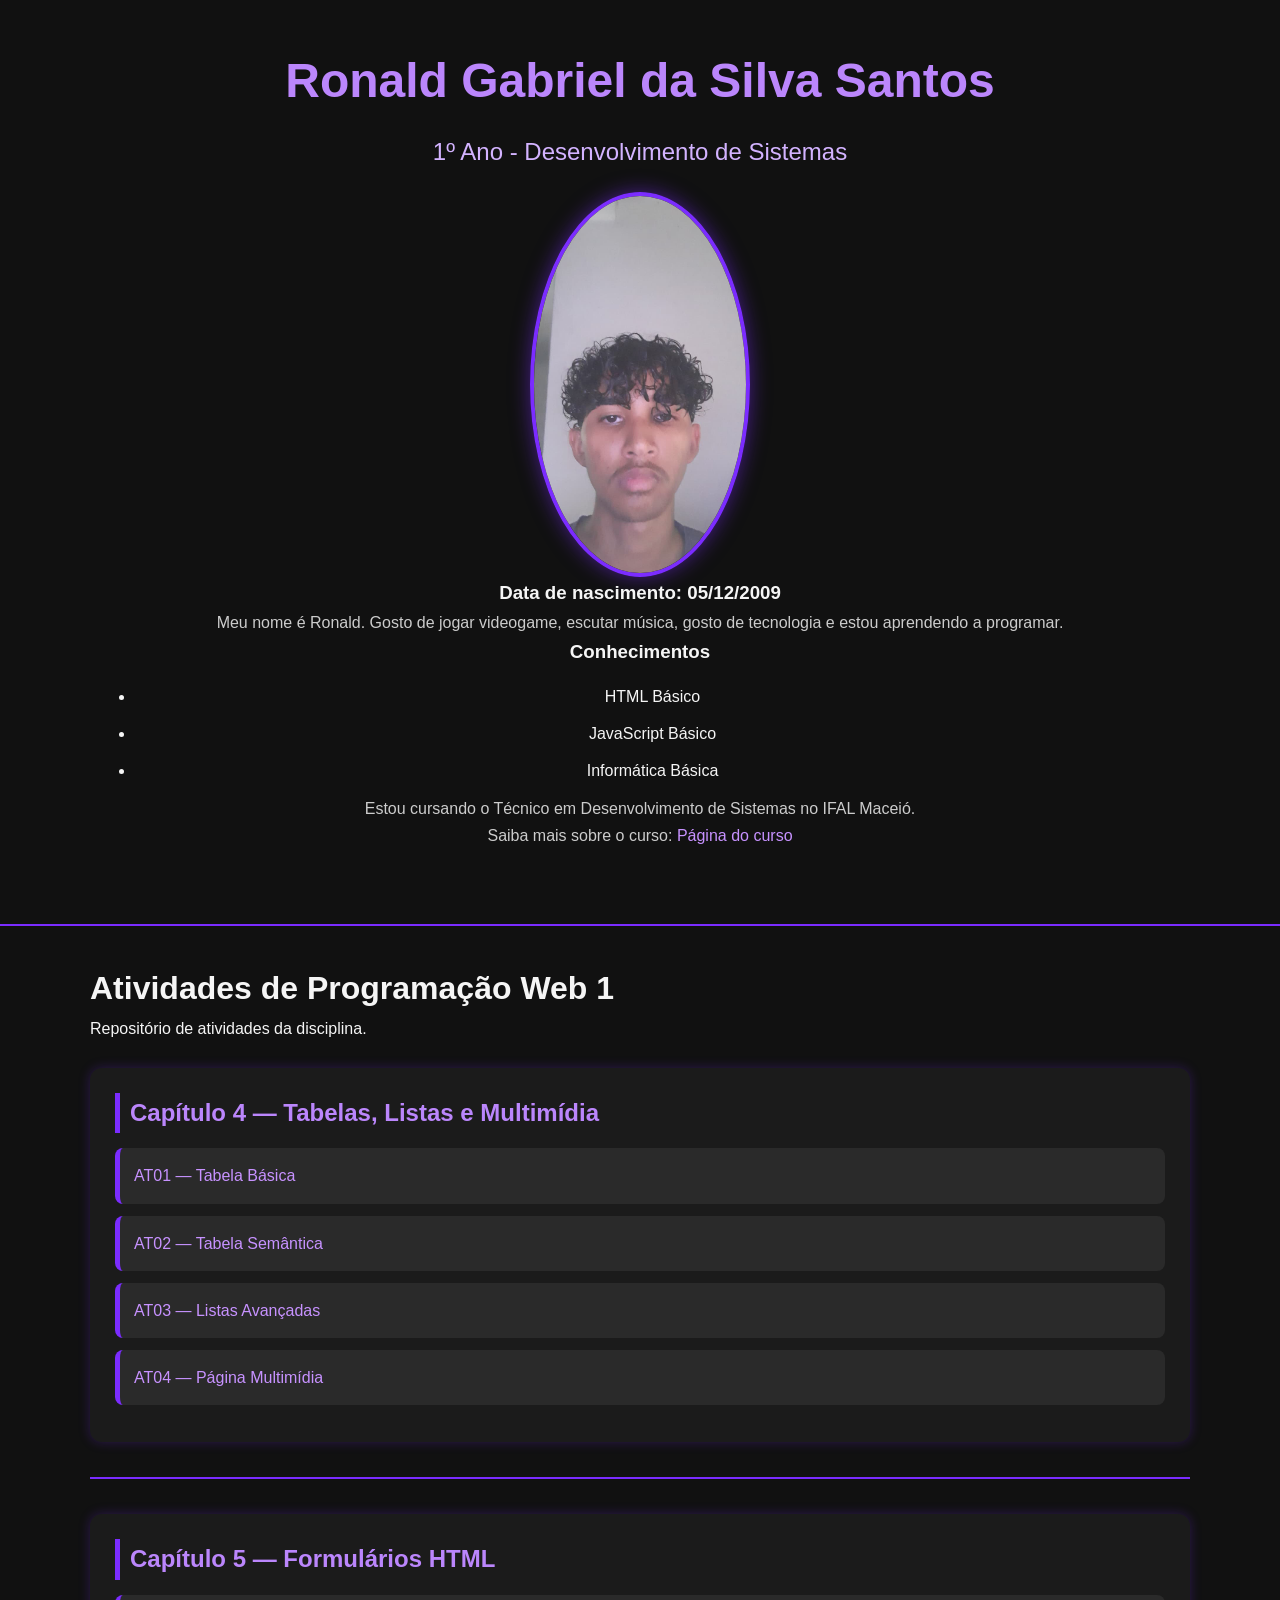
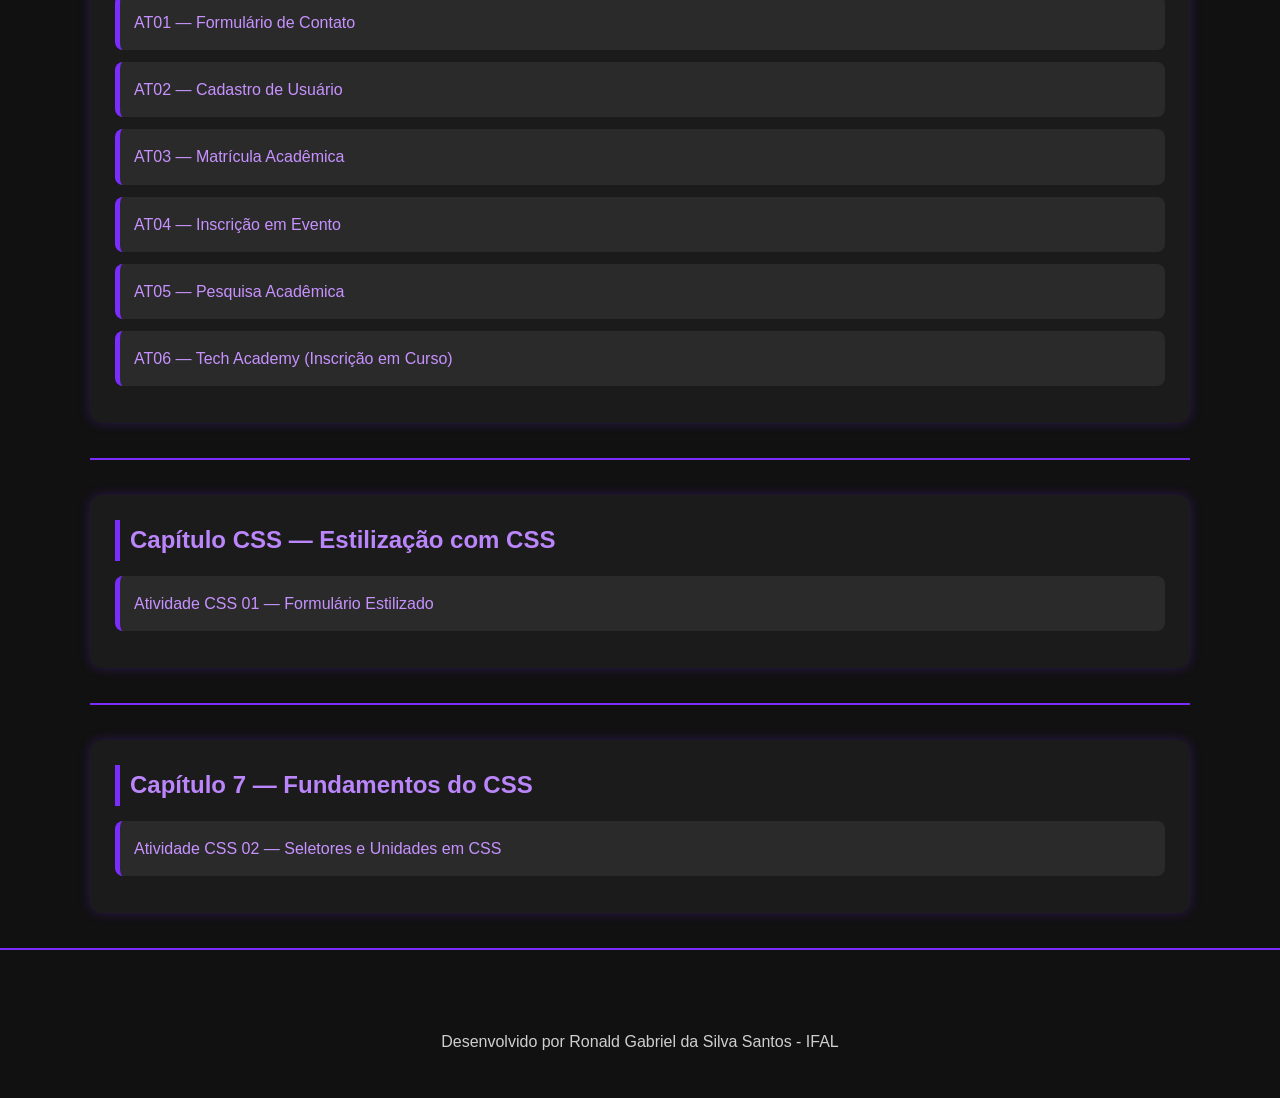
<file: index.html>
<!DOCTYPE html>
<html lang="pt-BR">

<head>
    <meta charset="UTF-8">
    <meta name="viewport" content="width=device-width, initial-scale=1.0">
    <title>Minha Página Pessoal - Ronald Gabriel</title>
    <link rel="stylesheet" href="style.css">
</head>

<body>

    <!-- ========================= -->
    <!-- PÁGINA PESSOAL -->
    <!-- ========================= -->

    <header>

        <h1>Ronald Gabriel da Silva Santos</h1>

        <h2>1º Ano - Desenvolvimento de Sistemas</h2>

        <img src="ronald.jpg.jpeg" alt="Minha foto" width="300">

        <h3>Data de nascimento: 05/12/2009</h3>

        <p>
            Meu nome é Ronald. Gosto de jogar videogame, escutar música,
            gosto de tecnologia e estou aprendendo a programar.
        </p>

        <h3>Conhecimentos</h3>

        <ul>
            <li>HTML Básico</li>
            <li>JavaScript Básico</li>
            <li>Informática Básica</li>
        </ul>

        <p>
            Estou cursando o Técnico em Desenvolvimento de Sistemas no IFAL
            Maceió.
        </p>

        <p>
            Saiba mais sobre o curso:
            <a href="https://www2.ifal.edu.br/campus/maceio/ensino/cursos/tecnicos-integrados/desenvolvimento-de-sistemas" target="_blank">
                Página do curso
            </a>
        </p>

    </header>

    <hr>

    <!-- ========================= -->
    <!-- ATIVIDADES -->
    <!-- ========================= -->

    <main>

        <h1>Atividades de Programação Web 1</h1>

        <p>
            Repositório de atividades da disciplina.
        </p>

        <!-- Capítulo 4 -->

        <section>

            <h2>Capítulo 4 — Tabelas, Listas e Multimídia</h2>

            <nav>

                <ul>

                    <li>
                        <a href="cap04/at01.html">
                            AT01 — Tabela Básica
                        </a>
                    </li>

                    <li>
                        <a href="cap04/at02.html">
                            AT02 — Tabela Semântica
                        </a>
                    </li>

                    <li>
                        <a href="cap04/at03.html">
                            AT03 — Listas Avançadas
                        </a>
                    </li>

                    <li>
                        <a href="cap04/at04.html">
                            AT04 — Página Multimídia
                        </a>
                    </li>

                </ul>

            </nav>

        </section>

        <hr>

        <!-- Capítulo 5 -->

        <section>

            <h2>Capítulo 5 — Formulários HTML</h2>

            <nav>

                <ul>

                    <li>
                        <a href="cap05/at01.html">
                            AT01 — Formulário de Contato
                        </a>
                    </li>

                    <li>
                        <a href="cap05/at02.html">
                            AT02 — Cadastro de Usuário
                        </a>
                    </li>

                    <li>
                        <a href="cap05/at03.html">
                            AT03 — Matrícula Acadêmica
                        </a>
                    </li>

                    <li>
                        <a href="cap05/at04.html">
                            AT04 — Inscrição em Evento
                        </a>
                    </li>

                    <li>
                        <a href="cap05/at05.html">
                            AT05 — Pesquisa Acadêmica
                        </a>
                    </li>

                    <li>
                        <a href="tech-academy/index.html">
                            AT06 — Tech Academy (Inscrição em Curso)
                        </a>
                    </li>

                </ul>

            </nav>

        </section>

        <hr>

        <!-- CSS -->

        <section>

            <h2>Capítulo CSS — Estilização com CSS</h2>

            <nav>

                <ul>

                    <li>
                        <a href="atividade-css01-sala/index.html">
                            Atividade CSS 01 — Formulário Estilizado
                        </a>
                    </li>

                </ul>

            </nav>

        </section>

        <hr>

        <!-- Capítulo 7 -->

        <section>

            <h2>Capítulo 7 — Fundamentos do CSS</h2>

            <nav>

                <ul>

                    <li>
                        <a href="cap7/index.html">
                            Atividade CSS 02 — Seletores e Unidades em CSS
                        </a>
                    </li>

                </ul>

            </nav>

        </section>

    </main>

    <hr>

    <footer>

        <p>
            Desenvolvido por Ronald Gabriel da Silva Santos - IFAL
        </p>

    </footer>

</body>

</html>
</file>
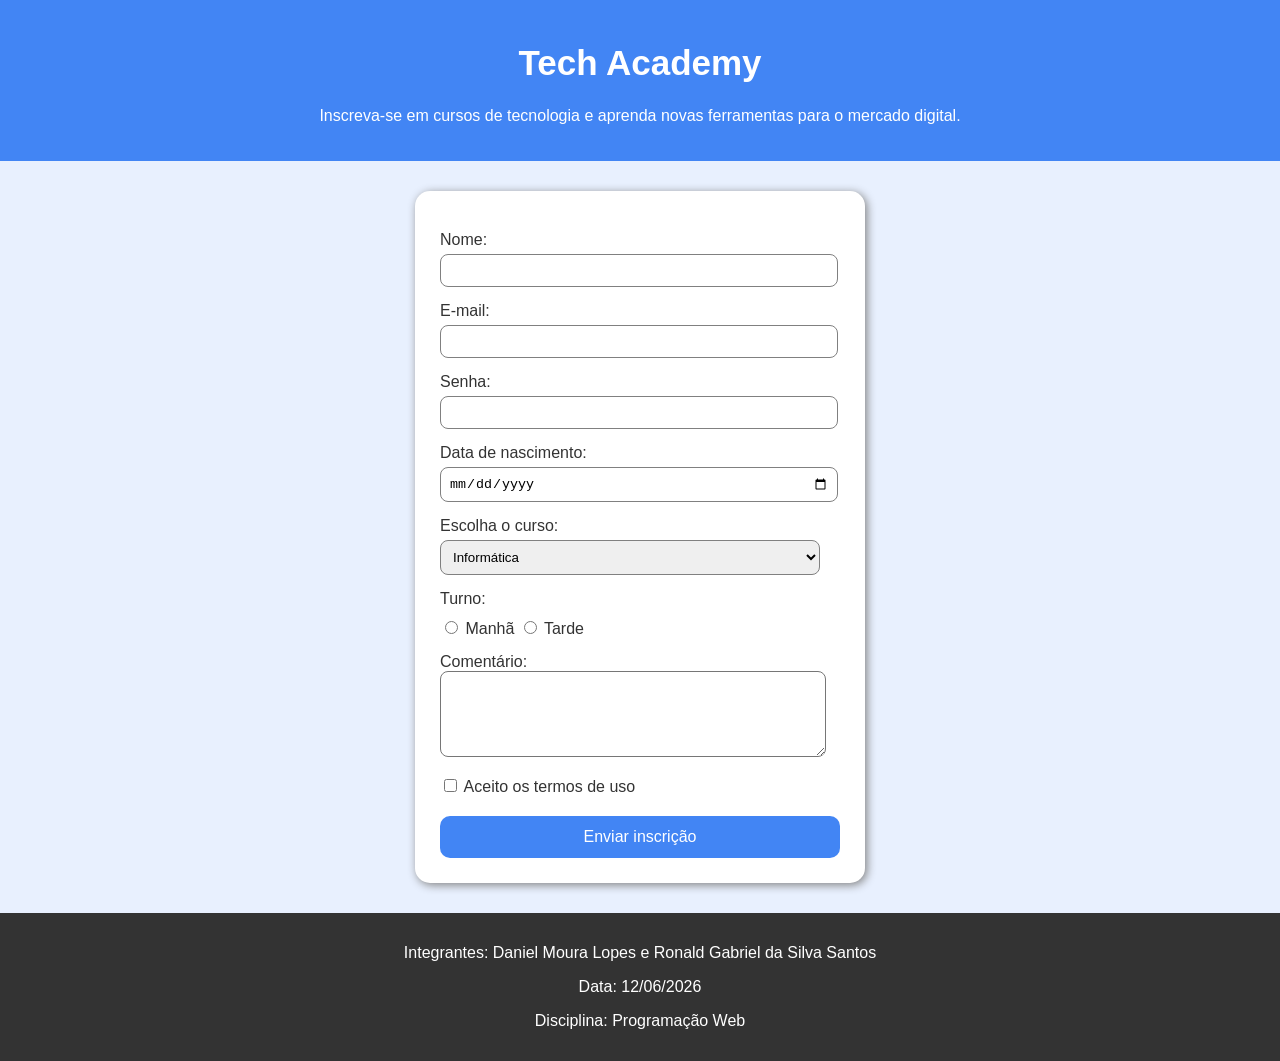
<file: atividade-css01-sala/index.html>
<!DOCTYPE html>
<html lang="pt-BR">

<head>
    <meta charset="UTF-8">
    <meta name="viewport" content="width=device-width, initial-scale=1.0">

    <title>Inscrição em Curso</title>

    <link rel="stylesheet" href="style.css">

</head>

<body>

    <header>
        <h1>Tech Academy</h1>

        <p>
            Inscreva-se em cursos de tecnologia e aprenda novas
            ferramentas para o mercado digital.
        </p>
    </header>


    <main>

        <form class="formulario">

            <label for="nome">Nome:</label>
            <input class="campo-texto" type="text" id="nome" name="nome">


            <label for="email">E-mail:</label>
            <input class="campo-texto" type="email" id="email" name="email">


            <label for="senha">Senha:</label>
            <input class="campo-texto" type="password" id="senha" name="senha">


            <label for="data">Data de nascimento:</label>
            <input class="campo-texto" type="date" id="data" name="data">


            <label for="curso">Escolha o curso:</label>

            <select class="campo-texto" id="curso">

                <option>Informática</option>
                <option>Administração</option>
                <option>Design</option>

            </select>


            <label>Turno:</label>

            <div class="opcoes">

                <input type="radio" name="turno">
                Manhã

                <input type="radio" name="turno">
                Tarde

            </div>


            <label for="comentario">
                Comentário:
            </label>

            <textarea id="comentario"></textarea>


            <div class="termos">

                <input type="checkbox">
                Aceito os termos de uso

            </div>


            <button class="botao-principal">
                Enviar inscrição
            </button>


        </form>

    </main>


    <footer class="rodape">

        <p>
            Integrantes: Daniel Moura Lopes e Ronald Gabriel da Silva Santos
        </p>

        <p>
            Data: 12/06/2026
        </p>

        <p>
            Disciplina: Programação Web
        </p>

    </footer>


</body>

</html>
</file>
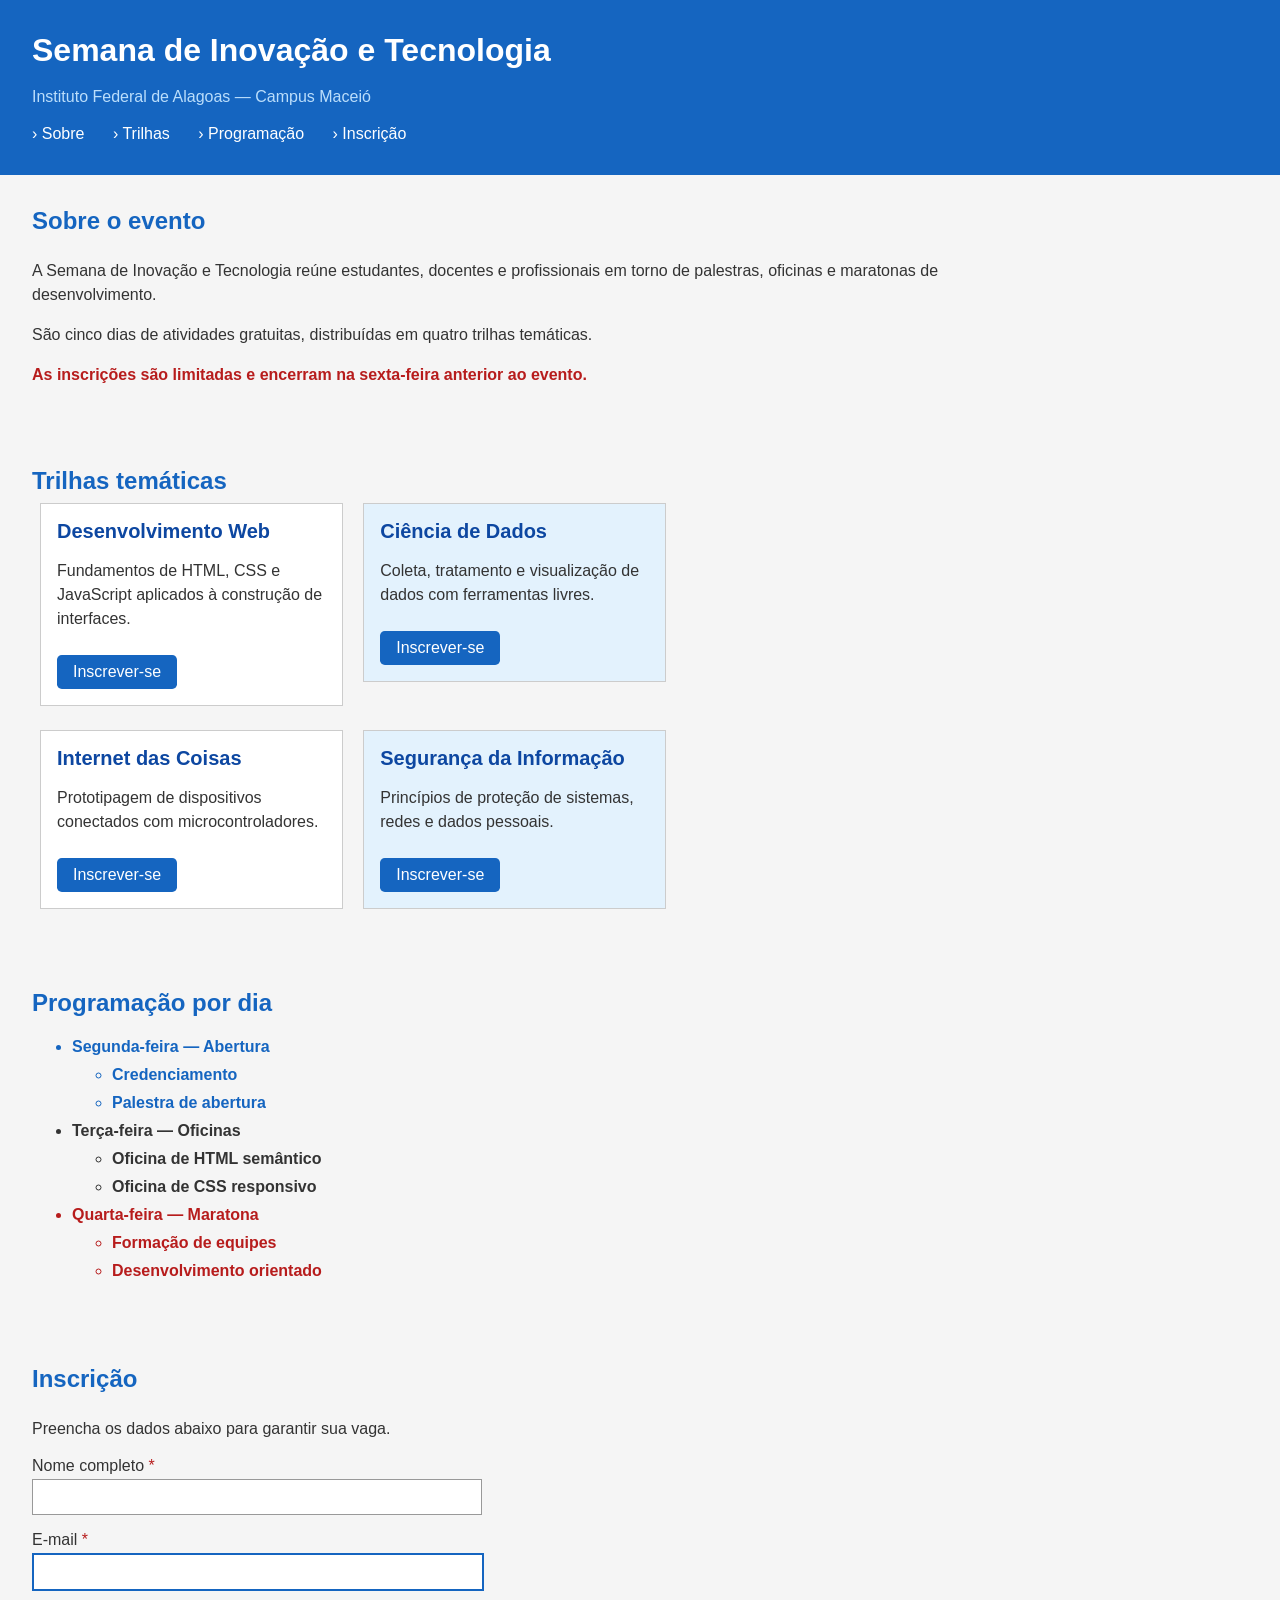
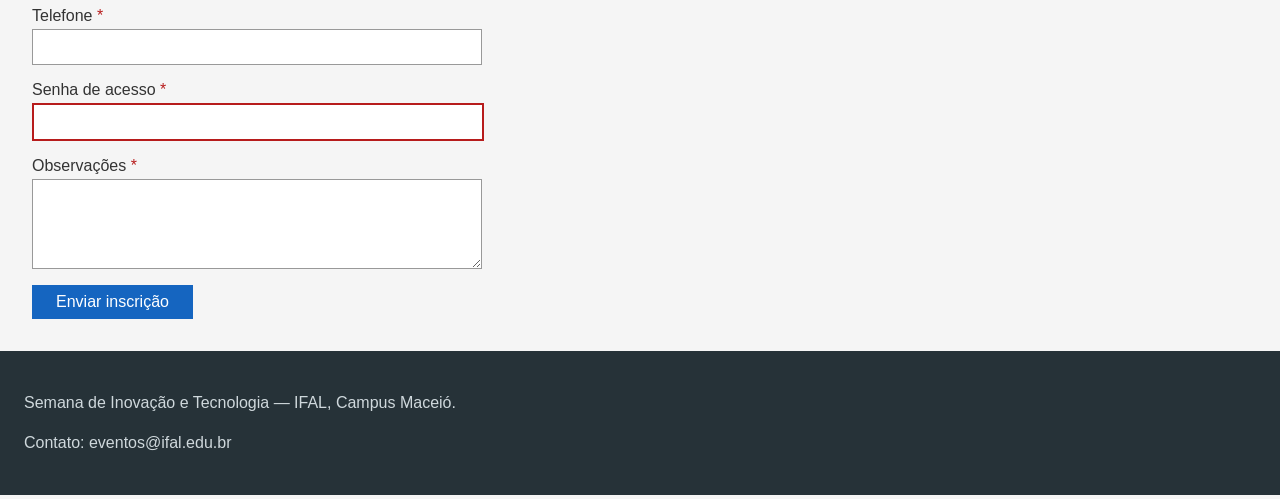
<file: cap7/index.html>
<!DOCTYPE html>
<html lang="pt-BR">
<head>
  <meta charset="UTF-8">
  <meta name="viewport" content="width=device-width, initial-scale=1.0">
  <title>Semana de Inovação e Tecnologia — IFAL</title>
  <!--
    ATENÇÃO: este arquivo HTML NÃO deve ser modificado.
    Toda a atividade é resolvida exclusivamente no arquivo atv01.css.
  -->
  <link rel="stylesheet" href="style.css">
</head>
<body>

  <header class="cabecalho">
    <h1>Semana de Inovação e Tecnologia</h1>
    <p class="subtitulo">Instituto Federal de Alagoas — Campus Maceió</p>
    <nav class="menu">
      <ul>
        <li><a href="#sobre">Sobre</a></li>
        <li><a href="#trilhas">Trilhas</a></li>
        <li><a href="#programacao">Programação</a></li>
        <li><a href="#inscricao">Inscrição</a></li>
      </ul>
    </nav>
  </header>

  <main>

    <section id="sobre" class="secao">
      <h2>Sobre o evento</h2>
      <p>A Semana de Inovação e Tecnologia reúne estudantes, docentes e profissionais em torno de palestras, oficinas e maratonas de desenvolvimento.</p>
      <p>São cinco dias de atividades gratuitas, distribuídas em quatro trilhas temáticas.</p>
      <p class="destaque">As inscrições são limitadas e encerram na sexta-feira anterior ao evento.</p>
    </section>

    <section id="trilhas" class="secao">
      <h2>Trilhas temáticas</h2>
      <div class="grade">
        <article class="cartao">
          <h3>Desenvolvimento Web</h3>
          <p>Fundamentos de HTML, CSS e JavaScript aplicados à construção de interfaces.</p>
          <a href="#inscricao" class="botao">Inscrever-se</a>
        </article>
        <article class="cartao">
          <h3>Ciência de Dados</h3>
          <p>Coleta, tratamento e visualização de dados com ferramentas livres.</p>
          <a href="#inscricao" class="botao">Inscrever-se</a>
        </article>
        <article class="cartao">
          <h3>Internet das Coisas</h3>
          <p>Prototipagem de dispositivos conectados com microcontroladores.</p>
          <a href="#inscricao" class="botao">Inscrever-se</a>
        </article>
        <article class="cartao">
          <h3>Segurança da Informação</h3>
          <p>Princípios de proteção de sistemas, redes e dados pessoais.</p>
          <a href="#inscricao" class="botao">Inscrever-se</a>
        </article>
      </div>
    </section>

    <section id="programacao" class="secao">
      <h2>Programação por dia</h2>
      <ul class="lista-dias">
        <li>Segunda-feira — Abertura
          <ul>
            <li>Credenciamento</li>
            <li>Palestra de abertura</li>
          </ul>
        </li>
        <li>Terça-feira — Oficinas
          <ul>
            <li>Oficina de HTML semântico</li>
            <li>Oficina de CSS responsivo</li>
          </ul>
        </li>
        <li>Quarta-feira — Maratona
          <ul>
            <li>Formação de equipes</li>
            <li>Desenvolvimento orientado</li>
          </ul>
        </li>
      </ul>
    </section>

    <section id="inscricao" class="secao">
      <h2>Inscrição</h2>
      <p>Preencha os dados abaixo para garantir sua vaga.</p>
      <form class="formulario">
        <label for="nome">Nome completo</label>
        <input type="text" id="nome" name="nome">

        <label for="email">E-mail</label>
        <input type="email" id="email" name="email">

        <label for="telefone">Telefone</label>
        <input type="tel" id="telefone" name="telefone">

        <label for="senha">Senha de acesso</label>
        <input type="password" id="senha" name="senha">

        <label for="mensagem">Observações</label>
        <textarea id="mensagem" name="mensagem" rows="4"></textarea>

        <button type="submit">Enviar inscrição</button>
      </form>
    </section>

  </main>

  <footer class="rodape">
    <p>Semana de Inovação e Tecnologia — IFAL, Campus Maceió.</p>
    <p>Contato: eventos@ifal.edu.br</p>
  </footer>

</body>
</html>
</file>
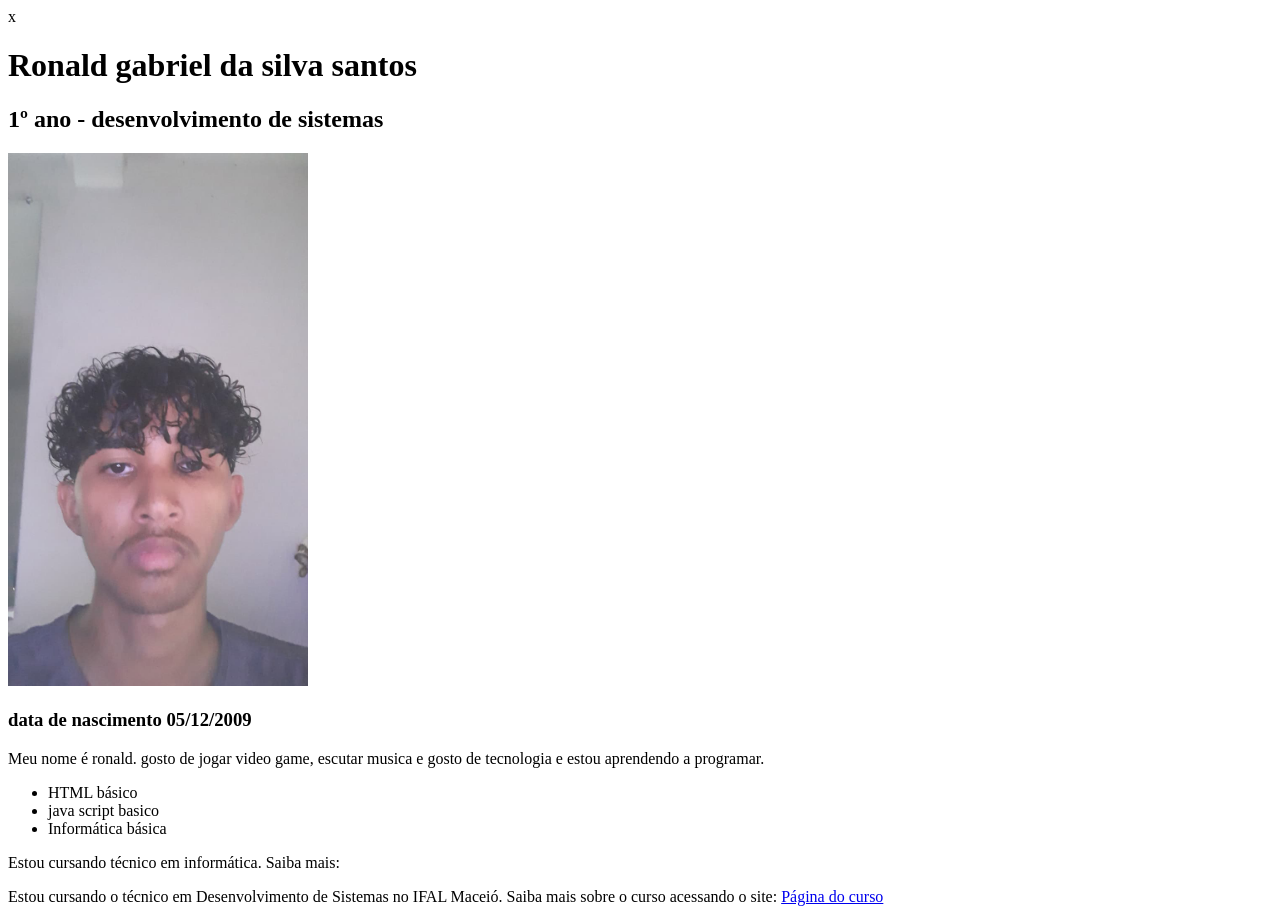
<file: aula2.html>
<!DOCTYPE html>
<html>
<head>
    <title>Minha Página Pessoal</title>
</head> x
<body>

    <h1>Ronald gabriel da silva santos</h1>
    <h2>1º ano - desenvolvimento de sistemas</h2>
    <img src="ronald.jpg.jpeg" alt="erro" width="300">
    <h3>data de nascimento 05/12/2009</h3>
    <p>Meu nome é ronald. gosto de jogar video game,  escutar musica e gosto de tecnologia e estou aprendendo a programar.</p>
    <ul>   
    <li>HTML básico</li>
      <li>java script basico</li>
      <li>Informática básica</li>
    </ul>
    <p>
    Estou cursando técnico em informática.
    Saiba mais:
    <p>
    Estou cursando o técnico em Desenvolvimento de Sistemas no IFAL Maceió.
    Saiba mais sobre o curso acessando o site:
    <a href="https://www.google.com" target="_blank">
        Página do curso
    </a>
</p>
</file>
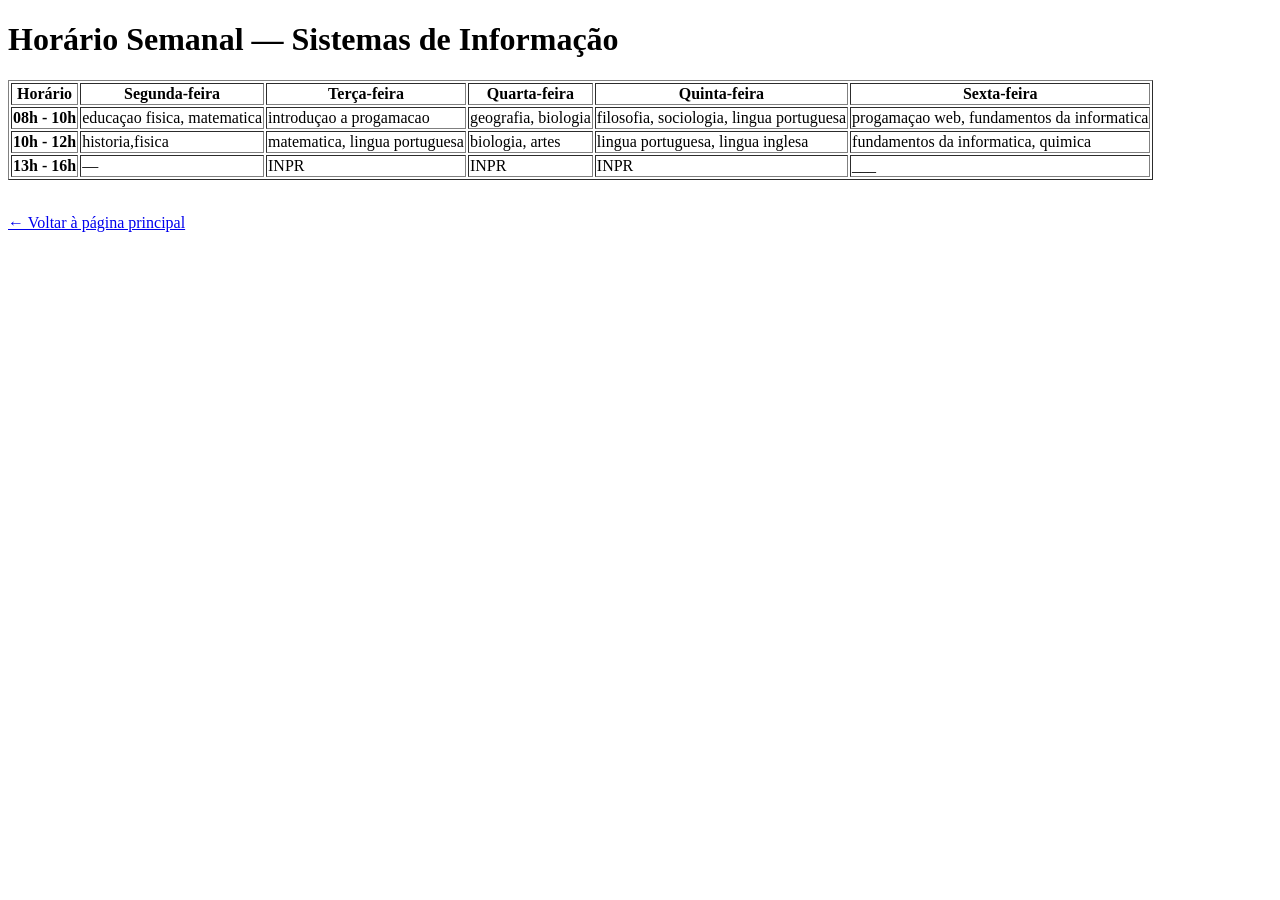
<file: cap04/at01.html>
<!DOCTYPE html>
<html lang="pt-BR">

<head>
  <meta charset="UTF-8">

  <title>
    Horário Semanal — Cap. 4 / Ativ. 1
  </title>
</head>

<body>

  <!-- Título principal -->
  <h1>
    Horário Semanal — Sistemas de Informação
  </h1>

  <!-- Tabela de horários -->
  <table border="1">

    <!-- Linha de cabeçalho -->
    <tr>
      <th>Horário</th>
      <th>Segunda-feira</th>
      <th>Terça-feira</th>
      <th>Quarta-feira</th>
      <th>Quinta-feira</th>
      <th>Sexta-feira</th>
    </tr>

    <!-- Linha 1 -->
    <tr>
      <th>08h - 10h</th>
      <td>educaçao fisica, matematica</td>
      <td>introduçao a progamacao</td>
      <td>geografia, biologia</td>
      <td>filosofia, sociologia, lingua portuguesa</td>
      <td>progamaçao web, fundamentos da informatica</td>
    </tr>

    <!-- Linha 2 -->
    <tr>
      <th>10h - 12h</th>
      <td>historia,fisica</td>
      <td>matematica, lingua portuguesa</td>
      <td>biologia, artes</td>
      <td>lingua portuguesa, lingua inglesa</td>
      <td>fundamentos da informatica, quimica</td>
    </tr>

    <!-- Linha 3 -->
    <tr>
      <th>13h - 16h</th>
      <td>—</td>
      <td>INPR</td>
      <td>INPR</td>
      <td>INPR</td>
      <td>___</td>
    </tr>

  </table>

  <br>

  <!-- Link para voltar -->
  <p>
    <a href="../index.html">
      ← Voltar à página principal
    </a>
  </p>

</body>

</html>
</file>
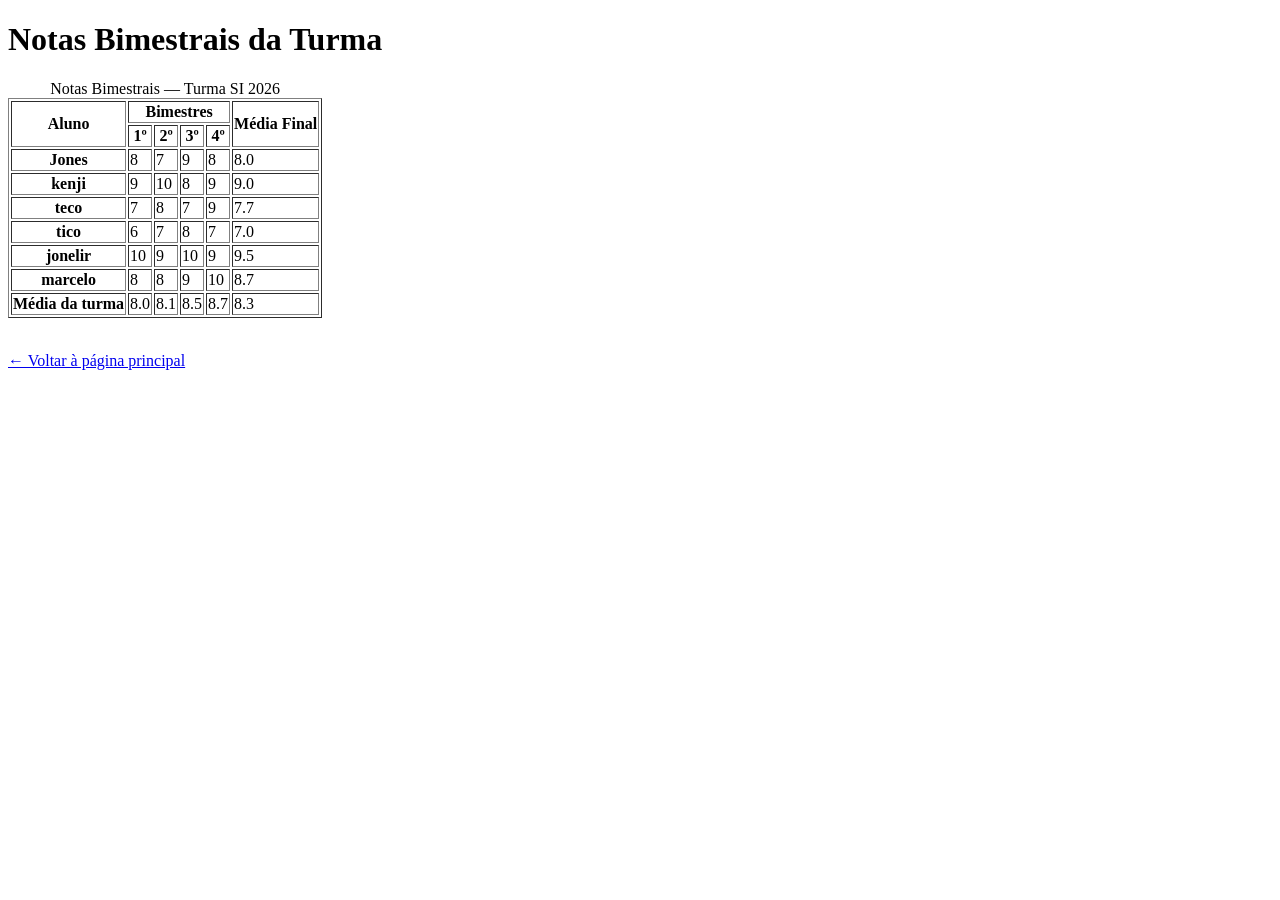
<file: cap04/at02.html>
<!DOCTYPE html>
<html lang="pt-BR">

<head>
  <meta charset="UTF-8">

  <title>
    Tabela Semântica — Cap. 4 / Ativ. 2
  </title>
</head>

<body>

  <h1>
    Notas Bimestrais da Turma
  </h1>

  <!-- Tabela semântica -->
  <table border="1">

    <!-- Título da tabela -->
    <caption>
      Notas Bimestrais — Turma SI 2026
    </caption>

    <!-- Cabeçalho -->
    <thead>

      <!-- Primeira linha -->
      <tr>
        <th scope="col" rowspan="2">Aluno</th>

        <th scope="col" colspan="4">
          Bimestres
        </th>

        <th scope="col" rowspan="2">
          Média Final
        </th>
      </tr>

      <!-- Segunda linha -->
      <tr>
        <th scope="col">1º</th>
        <th scope="col">2º</th>
        <th scope="col">3º</th>
        <th scope="col">4º</th>
      </tr>

    </thead>

    <!-- Corpo -->
    <tbody>

      <tr>
        <th scope="row">Jones</th>
        <td>8</td>
        <td>7</td>
        <td>9</td>
        <td>8</td>
        <td>8.0</td>
      </tr>

      <tr>
        <th scope="row">kenji</th>
        <td>9</td>
        <td>10</td>
        <td>8</td>
        <td>9</td>
        <td>9.0</td>
      </tr>

      <tr>
        <th scope="row">teco</th>
        <td>7</td>
        <td>8</td>
        <td>7</td>
        <td>9</td>
        <td>7.7</td>
      </tr>

      <tr>
        <th scope="row">tico</th>
        <td>6</td>
        <td>7</td>
        <td>8</td>
        <td>7</td>
        <td>7.0</td>
      </tr>

      <tr>
        <th scope="row">jonelir</th>
        <td>10</td>
        <td>9</td>
        <td>10</td>
        <td>9</td>
        <td>9.5</td>
      </tr>

      <tr>
        <th scope="row">marcelo</th>
        <td>8</td>
        <td>8</td>
        <td>9</td>
        <td>10</td>
        <td>8.7</td>
      </tr>

    </tbody>

    <!-- Rodapé -->
    <tfoot>

      <tr>
        <th>Média da turma</th>
        <td>8.0</td>
        <td>8.1</td>
        <td>8.5</td>
        <td>8.7</td>
        <td>8.3</td>
      </tr>

    </tfoot>

  </table>

  <br>

  <p>
    <a href="../index.html">
      ← Voltar à página principal
    </a>
  </p>

</body>

</html>
</file>
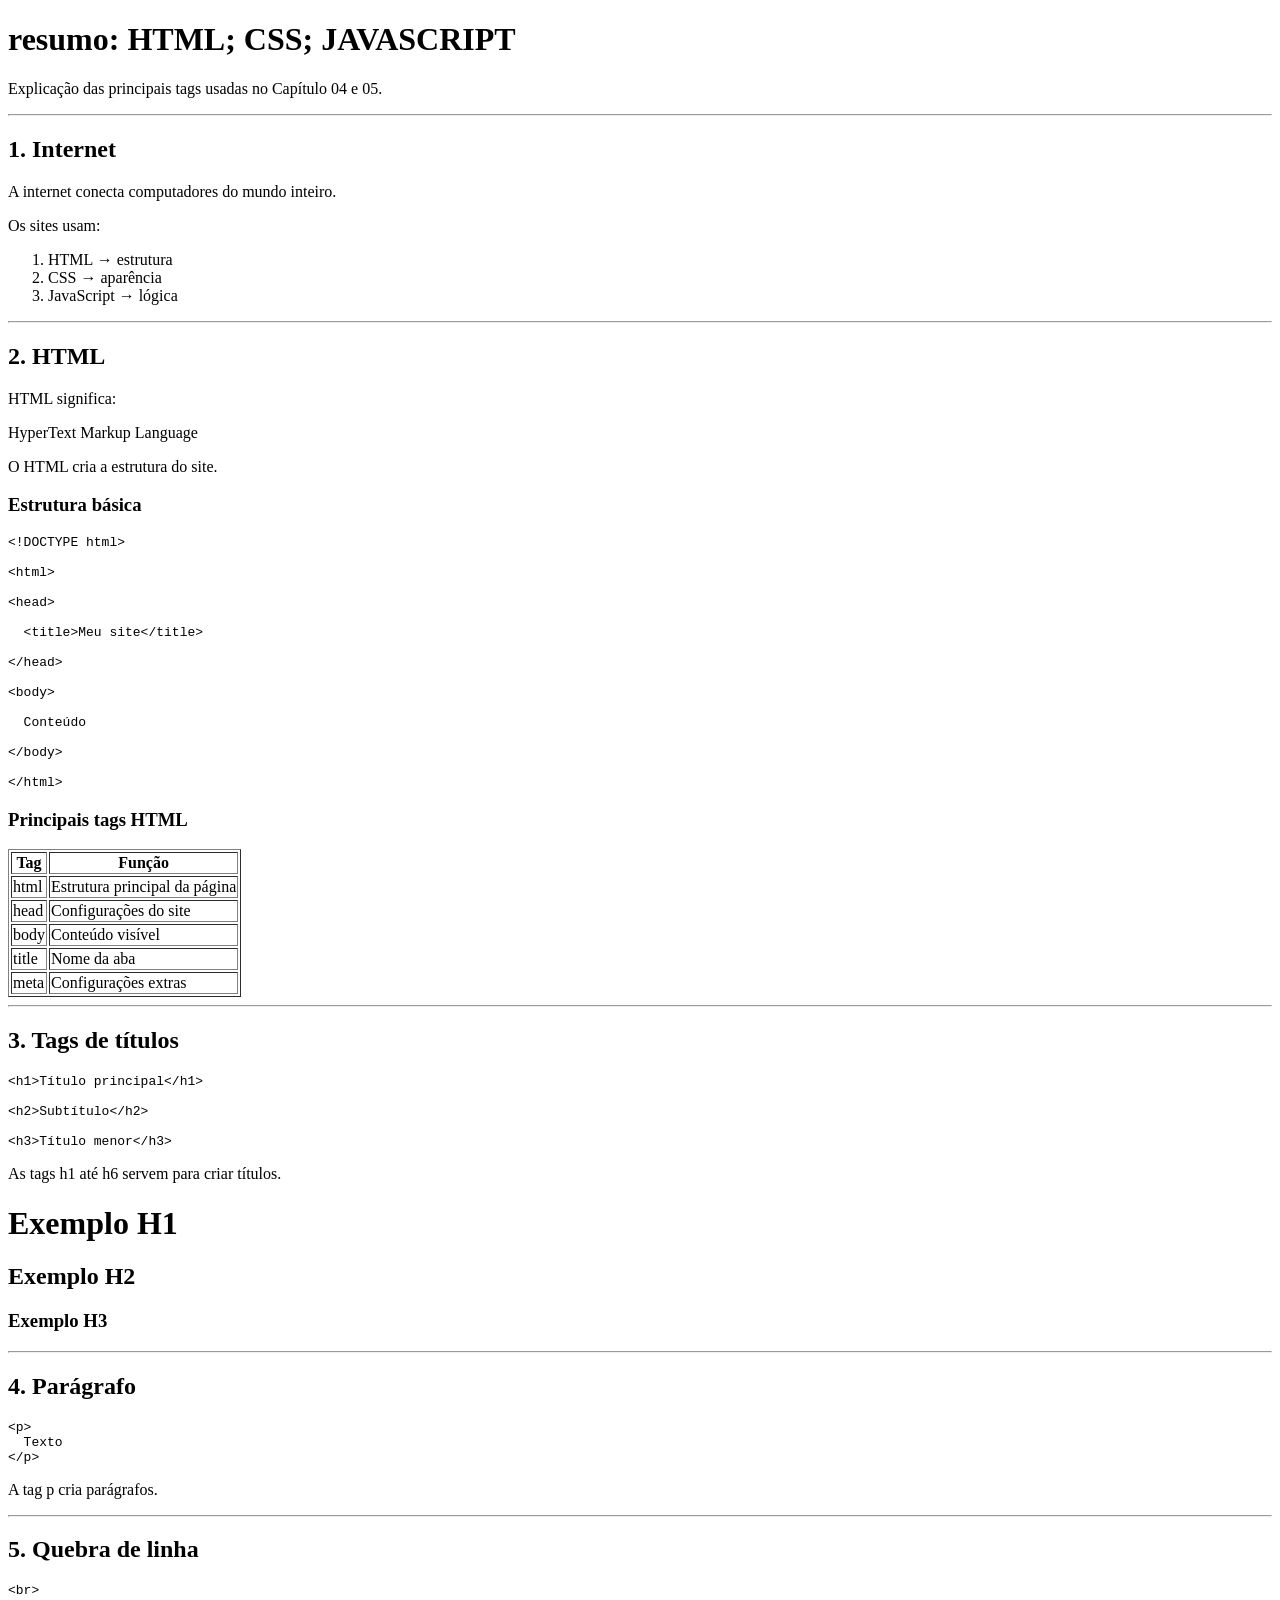
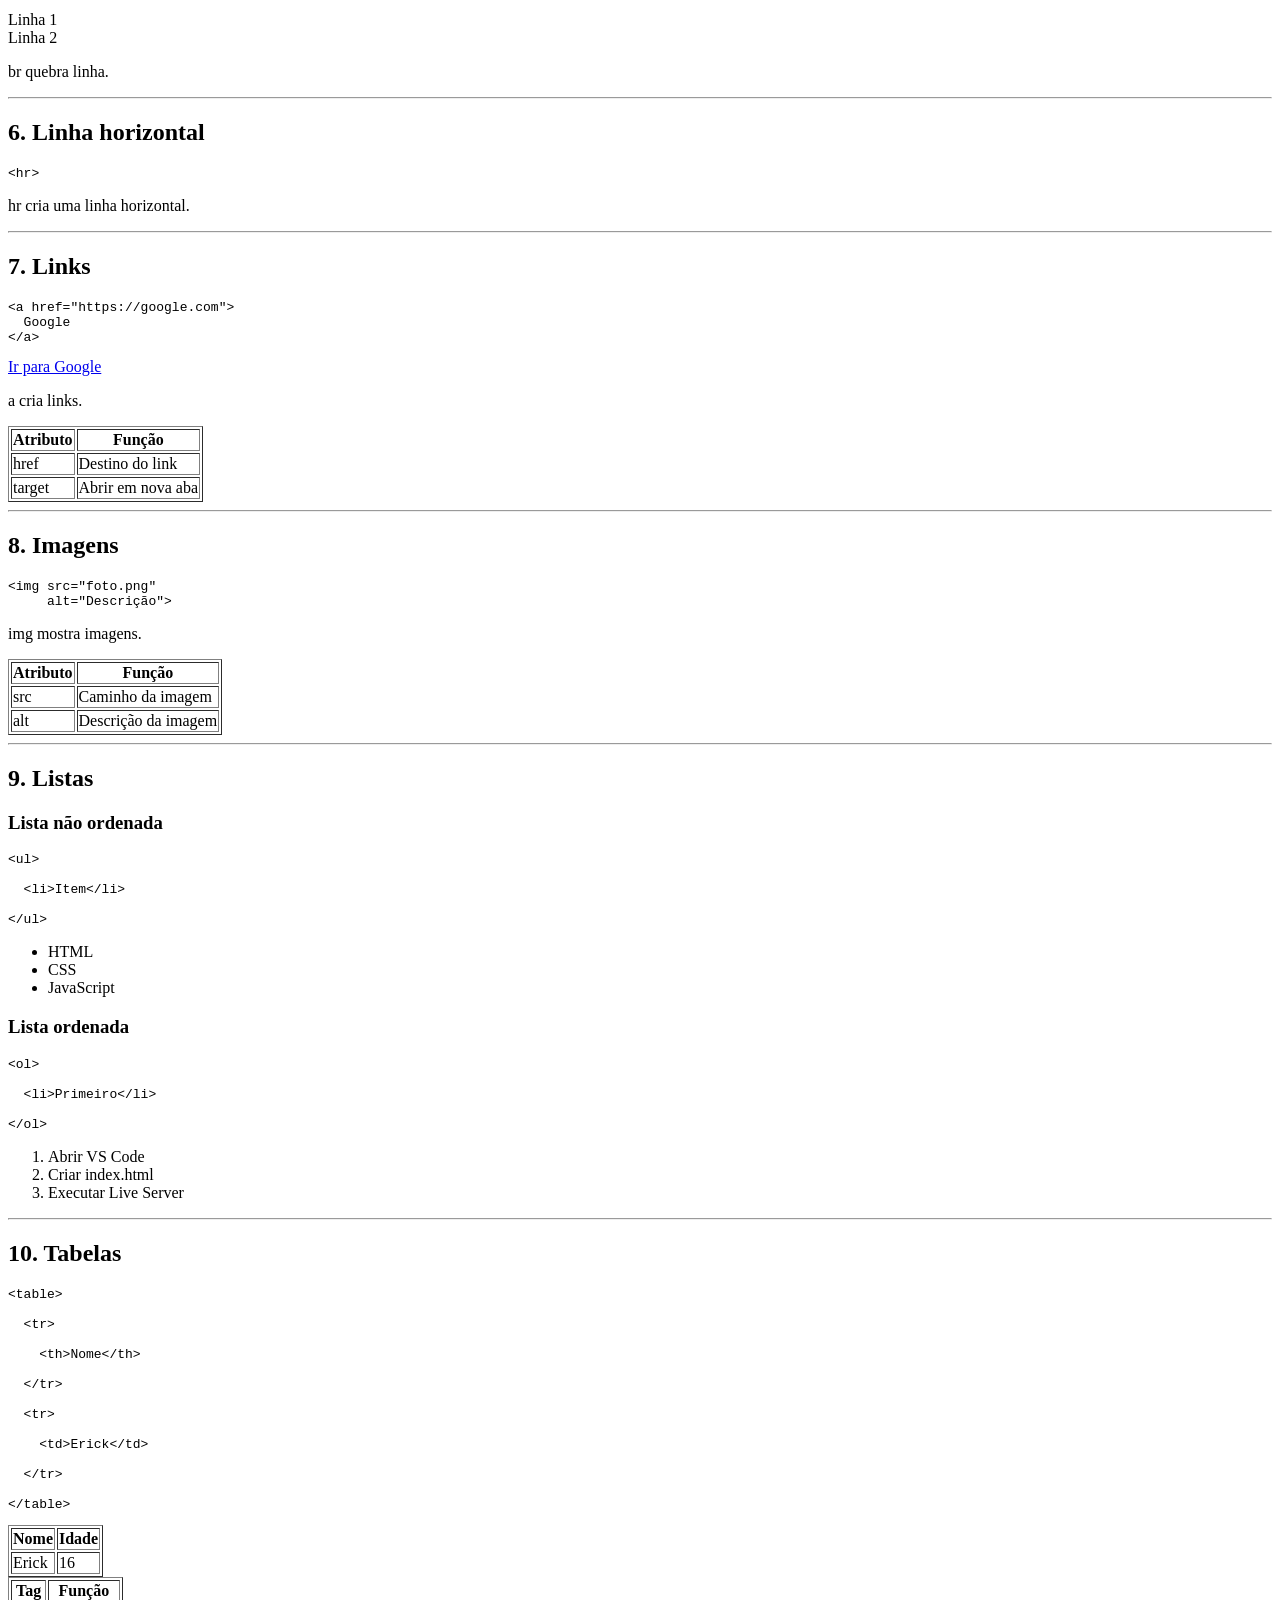
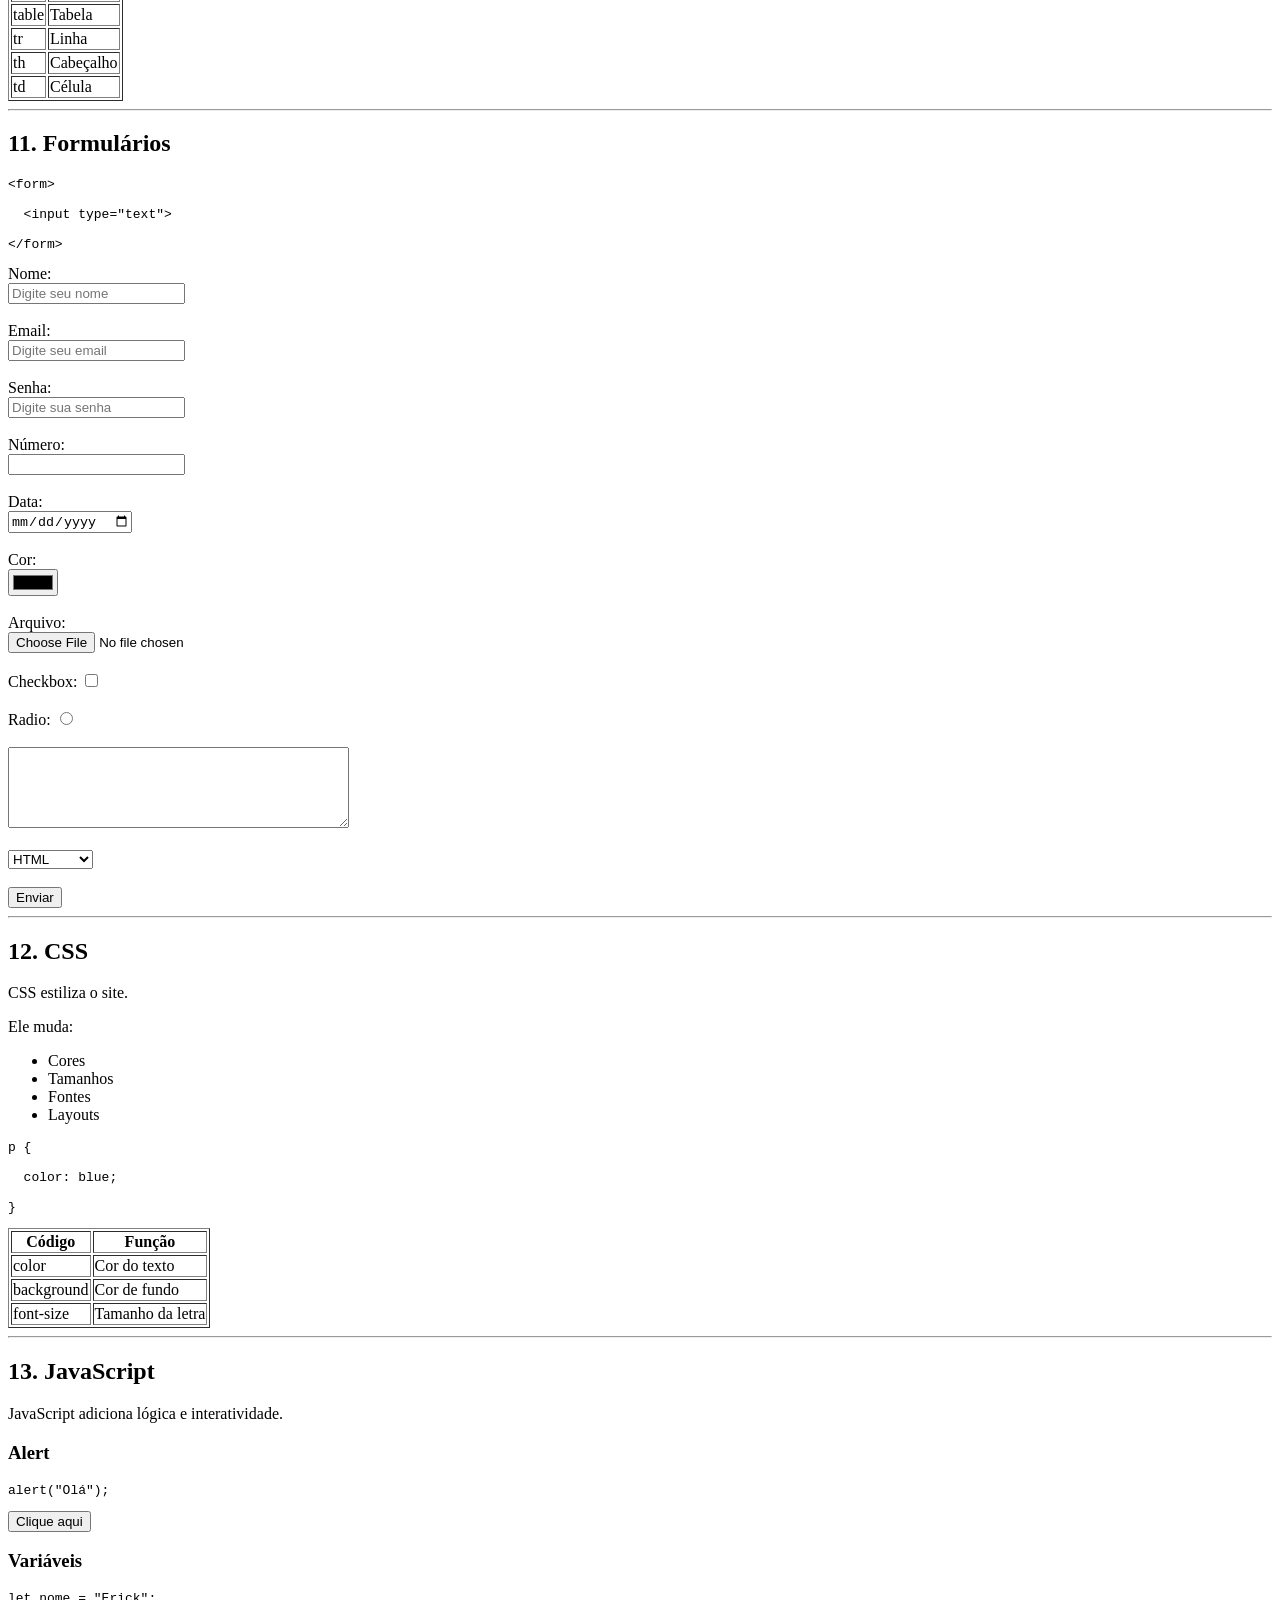
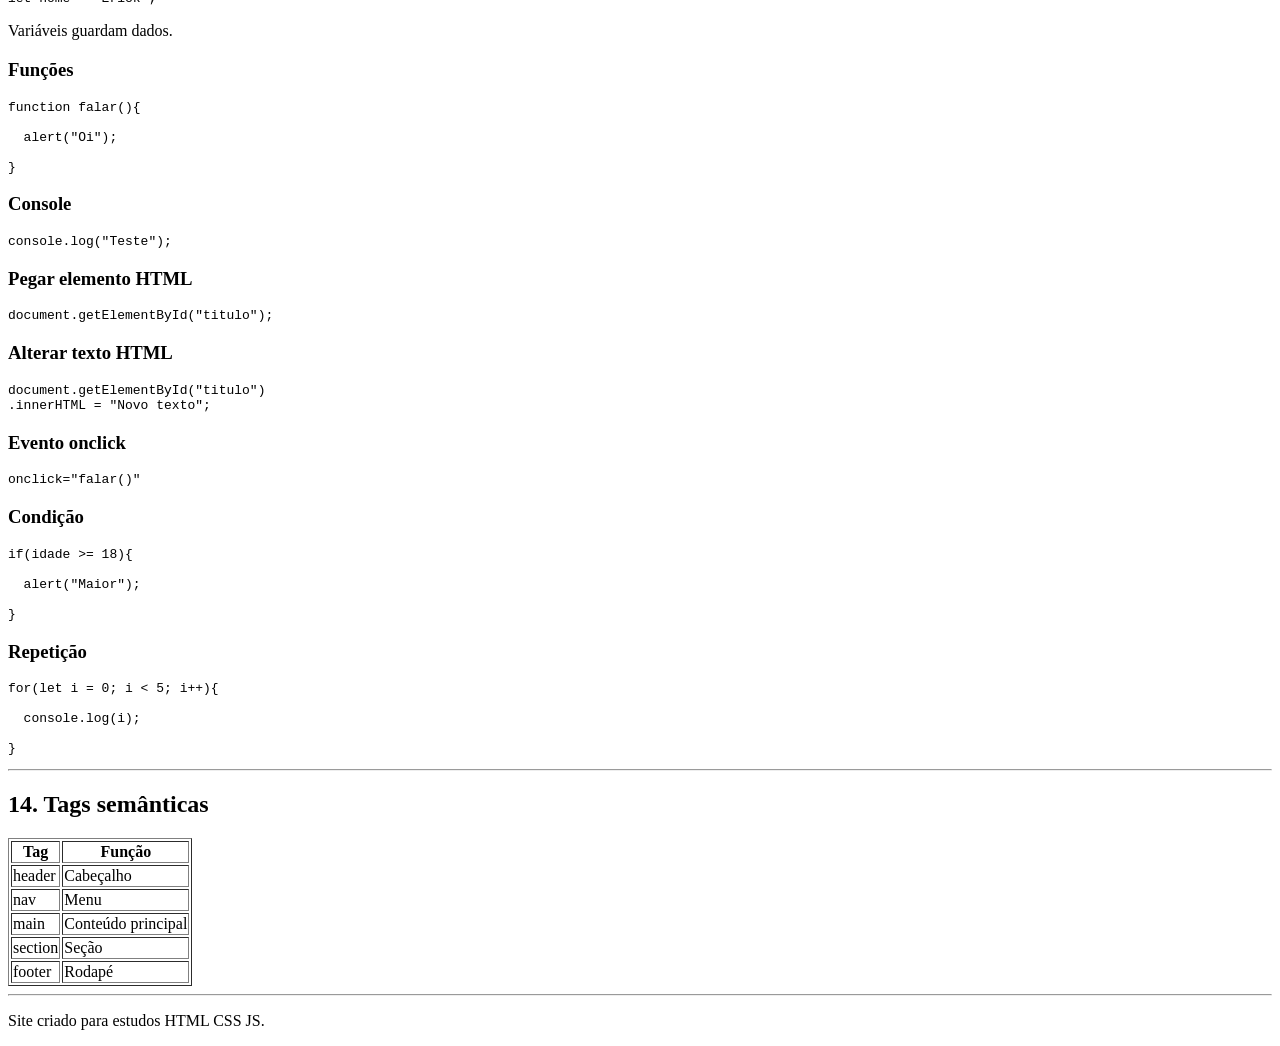
<file: cap04/at03.html>
<!DOCTYPE html>
<html lang="pt-BR">

<head>

  <!-- META TAGS -->
  <!-- Configurações da página -->

  <meta charset="UTF-8">

  <meta name="viewport"
        content="width=device-width, initial-scale=1.0">

  <!-- TITLE -->
  <!-- Nome da aba do navegador -->

  <title>
    Resumo de  HTML CSS JS
  </title>

</head>

<body>

  <!-- ================================================= -->
  <!-- titulo principal -->
  <!-- ================================================= -->

  <h1>
    resumo: HTML; CSS; JAVASCRIPT
  </h1>

  <p>
    Explicação das principais tags
    usadas no Capítulo 04 e 05.
  </p>

  <hr>

  <!-- ================================================= -->
  <!-- INTERNET -->
  <!-- ================================================= -->

  <h2>
    1. Internet
  </h2>

  <p>
    A internet conecta computadores
    do mundo inteiro.
  </p>

  <p>
    Os sites usam:
  </p>

  <ol>

    <li>
      HTML → estrutura
    </li>

    <li>
      CSS → aparência
    </li>

    <li>
      JavaScript → lógica
    </li>

  </ol>

  <hr>

  <!-- ================================================= -->
  <!-- HTML -->
  <!-- ================================================= -->

  <h2>
    2. HTML
  </h2>

  <p>
    HTML significa:
  </p>

  <p>
    HyperText Markup Language
  </p>

  <p>
    O HTML cria a estrutura do site.
  </p>

  <!-- ================================================= -->
  <!-- ESTRUTURA HTML -->
  <!-- ================================================= -->

  <h3>
    Estrutura básica
  </h3>

<pre>
&lt;!DOCTYPE html&gt;

&lt;html&gt;

&lt;head&gt;

  &lt;title&gt;Meu site&lt;/title&gt;

&lt;/head&gt;

&lt;body&gt;

  Conteúdo

&lt;/body&gt;

&lt;/html&gt;
</pre>

  <!-- ================================================= -->
  <!-- TABELA DE TAGS -->
  <!-- ================================================= -->

  <h3>
    Principais tags HTML
  </h3>

  <table border="1">

    <tr>

      <th>
        Tag
      </th>

      <th>
        Função
      </th>

    </tr>

    <tr>

      <td>
        html
      </td>

      <td>
        Estrutura principal da página
      </td>

    </tr>

    <tr>

      <td>
        head
      </td>

      <td>
        Configurações do site
      </td>

    </tr>

    <tr>

      <td>
        body
      </td>

      <td>
        Conteúdo visível
      </td>

    </tr>

    <tr>

      <td>
        title
      </td>

      <td>
        Nome da aba
      </td>

    </tr>

    <tr>

      <td>
        meta
      </td>

      <td>
        Configurações extras
      </td>

    </tr>

  </table>

  <hr>

  <!-- ================================================= -->
  <!-- TÍTULOS -->
  <!-- ================================================= -->

  <h2>
    3. Tags de títulos
  </h2>

<pre>
&lt;h1&gt;Título principal&lt;/h1&gt;

&lt;h2&gt;Subtítulo&lt;/h2&gt;

&lt;h3&gt;Título menor&lt;/h3&gt;
</pre>

  <p>
    As tags h1 até h6 servem
    para criar títulos.
  </p>

  <h1>
    Exemplo H1
  </h1>

  <h2>
    Exemplo H2
  </h2>

  <h3>
    Exemplo H3
  </h3>

  <hr>

  <!-- ================================================= -->
  <!-- PARÁGRAFO -->
  <!-- ================================================= -->

  <h2>
    4. Parágrafo
  </h2>

<pre>
&lt;p&gt;
  Texto
&lt;/p&gt;
</pre>

  <p>
    A tag p cria parágrafos.
  </p>

  <hr>

  <!-- ================================================= -->
  <!-- QUEBRA DE LINHA -->
  <!-- ================================================= -->

  <h2>
    5. Quebra de linha
  </h2>

<pre>
&lt;br&gt;
</pre>

  Linha 1

  <br>

  Linha 2

  <p>
    br quebra linha.
  </p>

  <hr>

  <!-- ================================================= -->
  <!-- LINHA HORIZONTAL -->
  <!-- ================================================= -->

  <h2>
    6. Linha horizontal
  </h2>

<pre>
&lt;hr&gt;
</pre>

  <p>
    hr cria uma linha horizontal.
  </p>

  <hr>

  <!-- ================================================= -->
  <!-- LINKS -->
  <!-- ================================================= -->

  <h2>
    7. Links
  </h2>

<pre>
&lt;a href="https://google.com"&gt;
  Google
&lt;/a&gt;
</pre>

  <a href="https://google.com"
     target="_blank">

    Ir para Google

  </a>

  <p>
    a cria links.
  </p>

  <table border="1">

    <tr>

      <th>
        Atributo
      </th>

      <th>
        Função
      </th>

    </tr>

    <tr>

      <td>
        href
      </td>

      <td>
        Destino do link
      </td>

    </tr>

    <tr>

      <td>
        target
      </td>

      <td>
        Abrir em nova aba
      </td>

    </tr>

  </table>

  <hr>

  <!-- ================================================= -->
  <!-- IMAGENS -->
  <!-- ================================================= -->

  <h2>
    8. Imagens
  </h2>

<pre>
&lt;img src="foto.png"
     alt="Descrição"&gt;
</pre>

  <p>
    img mostra imagens.
  </p>

  <table border="1">

    <tr>

      <th>
        Atributo
      </th>

      <th>
        Função
      </th>

    </tr>

    <tr>

      <td>
        src
      </td>

      <td>
        Caminho da imagem
      </td>

    </tr>

    <tr>

      <td>
        alt
      </td>

      <td>
        Descrição da imagem
      </td>

    </tr>

  </table>

  <hr>

  <!-- ================================================= -->
  <!-- LISTAS -->
  <!-- ================================================= -->

  <h2>
    9. Listas
  </h2>

  <h3>
    Lista não ordenada
  </h3>

<pre>
&lt;ul&gt;

  &lt;li&gt;Item&lt;/li&gt;

&lt;/ul&gt;
</pre>

  <ul>

    <li>
      HTML
    </li>

    <li>
      CSS
    </li>

    <li>
      JavaScript
    </li>

  </ul>

  <h3>
    Lista ordenada
  </h3>

<pre>
&lt;ol&gt;

  &lt;li&gt;Primeiro&lt;/li&gt;

&lt;/ol&gt;
</pre>

  <ol>

    <li>
      Abrir VS Code
    </li>

    <li>
      Criar index.html
    </li>

    <li>
      Executar Live Server
    </li>

  </ol>

  <hr>

  <!-- ================================================= -->
  <!-- TABELAS -->
  <!-- ================================================= -->

  <h2>
    10. Tabelas
  </h2>

<pre>
&lt;table&gt;

  &lt;tr&gt;

    &lt;th&gt;Nome&lt;/th&gt;

  &lt;/tr&gt;

  &lt;tr&gt;

    &lt;td&gt;Erick&lt;/td&gt;

  &lt;/tr&gt;

&lt;/table&gt;
</pre>

  <table border="1">

    <tr>

      <th>
        Nome
      </th>

      <th>
        Idade
      </th>

    </tr>

    <tr>

      <td>
        Erick
      </td>

      <td>
        16
      </td>

    </tr>

  </table>

  <table border="1">

    <tr>

      <th>
        Tag
      </th>

      <th>
        Função
      </th>

    </tr>

    <tr>

      <td>
        table
      </td>

      <td>
        Tabela
      </td>

    </tr>

    <tr>

      <td>
        tr
      </td>

      <td>
        Linha
      </td>

    </tr>

    <tr>

      <td>
        th
      </td>

      <td>
        Cabeçalho
      </td>

    </tr>

    <tr>

      <td>
        td
      </td>

      <td>
        Célula
      </td>

    </tr>

  </table>

  <hr>

  <!-- ================================================= -->
  <!-- FORMULÁRIOS -->
  <!-- ================================================= -->

  <h2>
    11. Formulários
  </h2>

<pre>
&lt;form&gt;

  &lt;input type="text"&gt;

&lt;/form&gt;
</pre>

  <form>

    <label>
      Nome:
    </label>

    <br>

    <input type="text"
           placeholder="Digite seu nome">

    <br><br>

    <label>
      Email:
    </label>

    <br>

    <input type="email"
           placeholder="Digite seu email">

    <br><br>

    <label>
      Senha:
    </label>

    <br>

    <input type="password"
           placeholder="Digite sua senha">

    <br><br>

    <label>
      Número:
    </label>

    <br>

    <input type="number">

    <br><br>

    <label>
      Data:
    </label>

    <br>

    <input type="date">

    <br><br>

    <label>
      Cor:
    </label>

    <br>

    <input type="color">

    <br><br>

    <label>
      Arquivo:
    </label>

    <br>

    <input type="file">

    <br><br>

    <label>
      Checkbox:
    </label>

    <input type="checkbox">

    <br><br>

    <label>
      Radio:
    </label>

    <input type="radio">

    <br><br>

    <textarea rows="5"
              cols="40">

    </textarea>

    <br><br>

    <select>

      <option>
        HTML
      </option>

      <option>
        CSS
      </option>

      <option>
        JavaScript
      </option>

    </select>

    <br><br>

    <button>
      Enviar
    </button>

  </form>

  <hr>

  <!-- ================================================= -->
  <!-- CSS -->
  <!-- ================================================= -->

  <h2>
    12. CSS
  </h2>

  <p>
    CSS estiliza o site.
  </p>

  <p>
    Ele muda:
  </p>

  <ul>

    <li>
      Cores
    </li>

    <li>
      Tamanhos
    </li>

    <li>
      Fontes
    </li>

    <li>
      Layouts
    </li>

  </ul>

<pre>
p {

  color: blue;

}
</pre>

  <table border="1">

    <tr>

      <th>
        Código
      </th>

      <th>
        Função
      </th>

    </tr>

    <tr>

      <td>
        color
      </td>

      <td>
        Cor do texto
      </td>

    </tr>

    <tr>

      <td>
        background
      </td>

      <td>
        Cor de fundo
      </td>

    </tr>

    <tr>

      <td>
        font-size
      </td>

      <td>
        Tamanho da letra
      </td>

    </tr>

  </table>

  <hr>

  <!-- ================================================= -->
  <!-- JAVASCRIPT -->
  <!-- ================================================= -->

  <h2>
    13. JavaScript
  </h2>

  <p>
    JavaScript adiciona lógica
    e interatividade.
  </p>

  <h3>
    Alert
  </h3>

<pre>
alert("Olá");
</pre>

  <button onclick="mensagem()">
    Clique aqui
  </button>

  <h3>
    Variáveis
  </h3>

<pre>
let nome = "Erick";
</pre>

  <p>
    Variáveis guardam dados.
  </p>

  <h3>
    Funções
  </h3>

<pre>
function falar(){

  alert("Oi");

}
</pre>

  <h3>
    Console
  </h3>

<pre>
console.log("Teste");
</pre>

  <h3>
    Pegar elemento HTML
  </h3>

<pre>
document.getElementById("titulo");
</pre>

  <h3>
    Alterar texto HTML
  </h3>

<pre>
document.getElementById("titulo")
.innerHTML = "Novo texto";
</pre>

  <h3>
    Evento onclick
  </h3>

<pre>
onclick="falar()"
</pre>

  <h3>
    Condição
  </h3>

<pre>
if(idade >= 18){

  alert("Maior");

}
</pre>

  <h3>
    Repetição
  </h3>

<pre>
for(let i = 0; i < 5; i++){

  console.log(i);

}
</pre>

  <hr>

  <!-- ================================================= -->
  <!-- TAGS SEMÂNTICAS -->
  <!-- ================================================= -->

  <h2>
    14. Tags semânticas
  </h2>

  <table border="1">

    <tr>

      <th>
        Tag
      </th>

      <th>
        Função
      </th>

    </tr>

    <tr>

      <td>
        header
      </td>

      <td>
        Cabeçalho
      </td>

    </tr>

    <tr>

      <td>
        nav
      </td>

      <td>
        Menu
      </td>

    </tr>

    <tr>

      <td>
        main
      </td>

      <td>
        Conteúdo principal
      </td>

    </tr>

    <tr>

      <td>
        section
      </td>

      <td>
        Seção
      </td>

    </tr>

    <tr>

      <td>
        footer
      </td>

      <td>
        Rodapé
      </td>

    </tr>

  </table>

  <hr>

  <!-- ================================================= -->
  <!-- RODAPÉ -->
  <!-- ================================================= -->

  <footer>

    <p>
      Site criado para estudos HTML CSS JS.
    </p>

  </footer>

  <!-- ================================================= -->
  <!-- JAVASCRIPT -->
  <!-- ================================================= -->

  <script>

    function mensagem(){

      alert(
        "JavaScript funcionando!"
      );

    }

  </script>

</body>
</html>
</file>
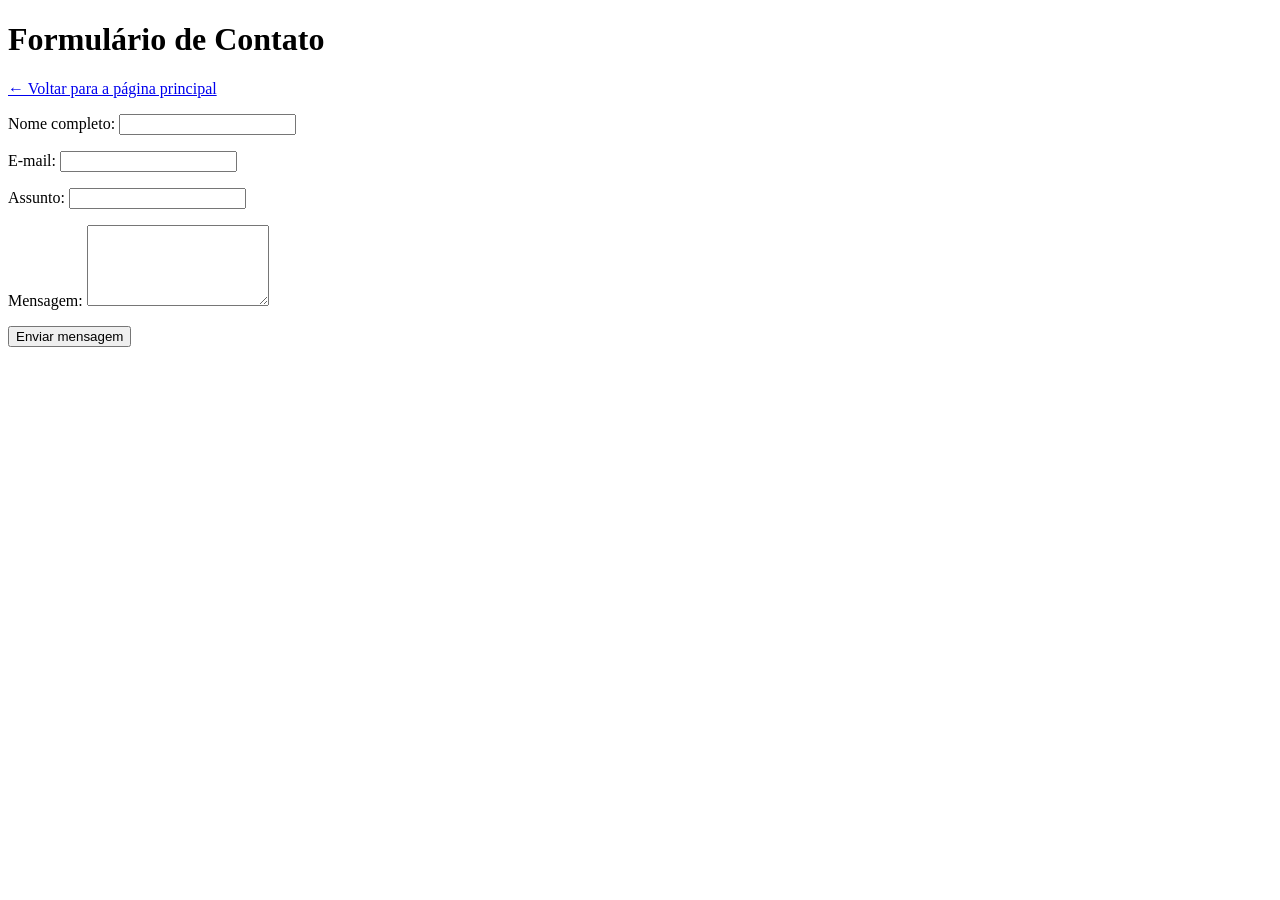
<file: cap05/at01.html>
<!DOCTYPE html>
<html lang="pt-BR">

<head>
  <meta charset="UTF-8" />
  <meta name="viewport" content="width=device-width, initial-scale=1.0" />

  <title>
    PWEB1 — Cap. 05 — AT01 — Formulário de Contato
  </title>
</head>

<body>

  <header>

    <h1>Formulário de Contato</h1>

    <p>
      <a href="../index.html">
        ← Voltar para a página principal
      </a>
    </p>

  </header>

  <main>

    <!-- Formulário -->
    <form
      action="https://httpbin.org/get"
      method="get">

      <!-- Nome -->
      <p>
        <label for="nome">
          Nome completo:
        </label>

        <input
          type="text"
          id="nome"
          name="nome">
      </p>

      <!-- Email -->
      <p>
        <label for="email">
          E-mail:
        </label>

        <input
          type="email"
          id="email"
          name="email">
      </p>

      <!-- Assunto -->
      <p>
        <label for="assunto">
          Assunto:
        </label>

        <input
          type="text"
          id="assunto"
          name="assunto">
      </p>

      <!-- Mensagem -->
      <p>
        <label for="mensagem">
          Mensagem:
        </label>

        <textarea
          id="mensagem"
          name="mensagem"
          rows="5"></textarea>
      </p>

      <!-- Botão -->
      <button type="submit">
        Enviar mensagem
      </button>

    </form>

  </main>

</body>

</html>
</file>
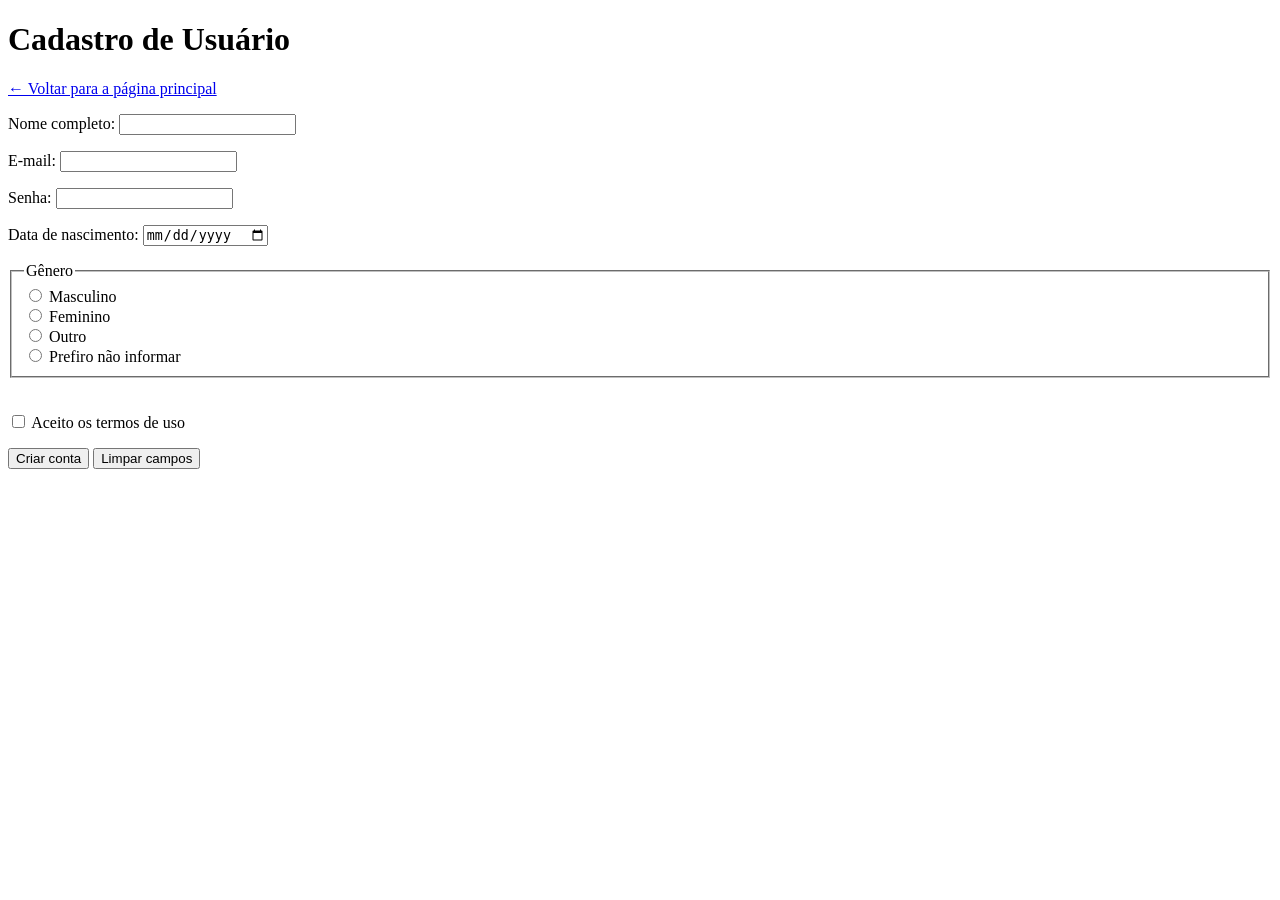
<file: cap05/at02.html>
<!DOCTYPE html>
<html lang="pt-BR">

<head>
  <meta charset="UTF-8" />
  <meta name="viewport" content="width=device-width, initial-scale=1.0" />

  <title>
    PWEB1 — Cap. 05 — AT02 — Cadastro de Usuário
  </title>
</head>

<body>

  <header>

    <h1>Cadastro de Usuário</h1>

    <p>
      <a href="../index.html">
        ← Voltar para a página principal
      </a>
    </p>

  </header>

  <main>

    <form
      action="https://httpbin.org/get"
      method="get">

      <!-- Nome -->
      <p>
        <label for="nome">
          Nome completo:
        </label>

        <input
          type="text"
          id="nome"
          name="nome"
          required
          minlength="3">
      </p>

      <!-- Email -->
      <p>
        <label for="email">
          E-mail:
        </label>

        <input
          type="email"
          id="email"
          name="email"
          required>
      </p>

      <!-- Senha -->
      <p>
        <label for="senha">
          Senha:
        </label>

        <input
          type="password"
          id="senha"
          name="senha"
          required
          minlength="8">
      </p>

      <!-- Nascimento -->
      <p>
        <label for="nascimento">
          Data de nascimento:
        </label>

        <input
          type="date"
          id="nascimento"
          name="nascimento"
          required>
      </p>

      <!-- Radio -->
      <fieldset>

        <legend>Gênero</legend>

        <input
          type="radio"
          id="masculino"
          name="genero"
          value="masculino">

        <label for="masculino">
          Masculino
        </label>

        <br>

        <input
          type="radio"
          id="feminino"
          name="genero"
          value="feminino">

        <label for="feminino">
          Feminino
        </label>

        <br>

        <input
          type="radio"
          id="outro"
          name="genero"
          value="outro">

        <label for="outro">
          Outro
        </label>

        <br>

        <input
          type="radio"
          id="nao_informar"
          name="genero"
          value="prefiro_nao_informar">

        <label for="nao_informar">
          Prefiro não informar
        </label>

      </fieldset>

      <br>

      <!-- Checkbox -->
      <p>

        <input
          type="checkbox"
          id="aceite"
          name="aceite"
          value="sim"
          required>

        <label for="aceite">
          Aceito os termos de uso
        </label>

      </p>

      <!-- Botões -->
      <button type="submit">
        Criar conta
      </button>

      <button type="reset">
        Limpar campos
      </button>

    </form>

  </main>

</body>

</html>
</file>
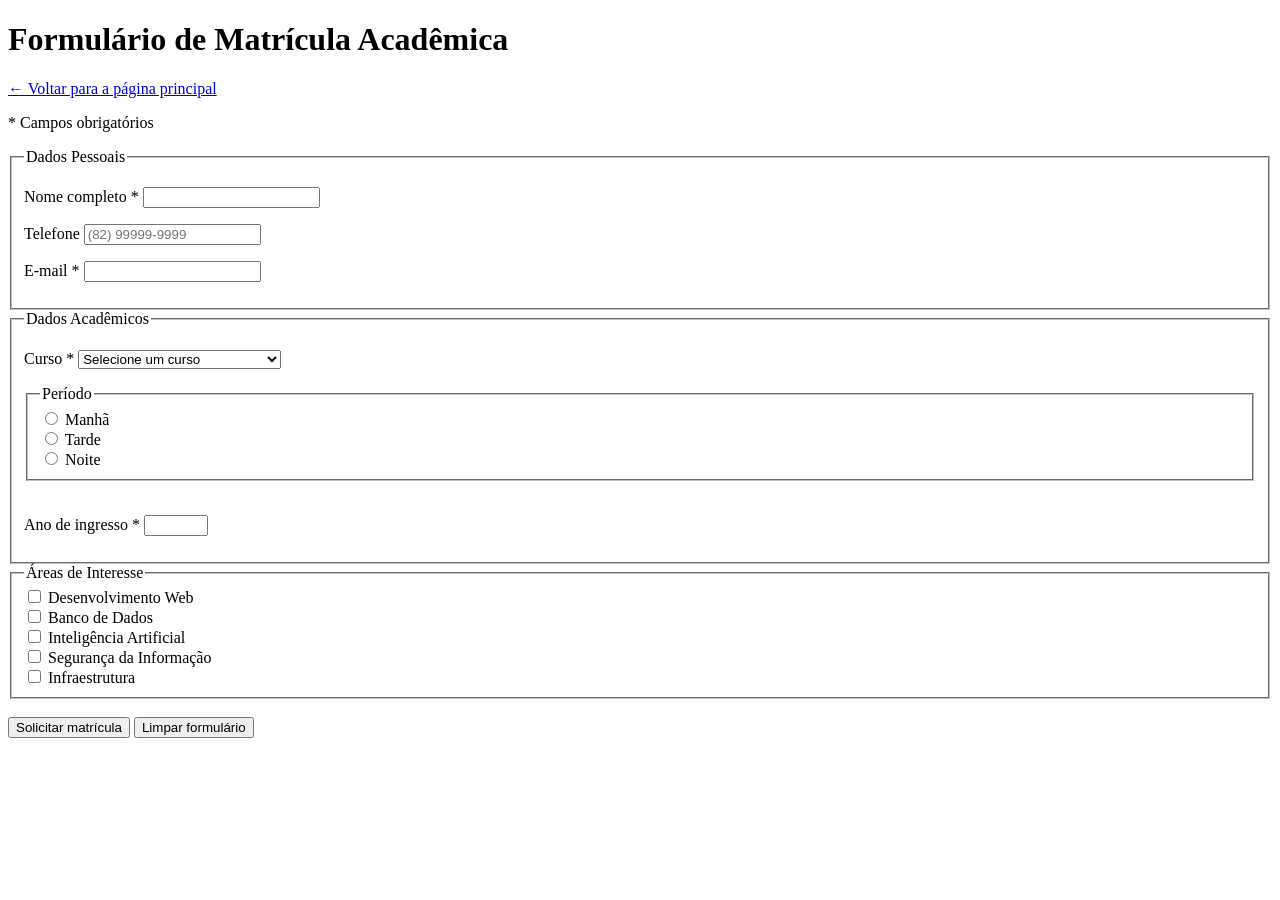
<file: cap05/at03.html>
<!DOCTYPE html>
<html lang="pt-BR">

<head>
  <meta charset="UTF-8" />
  <meta name="viewport" content="width=device-width, initial-scale=1.0" />

  <title>
    PWEB1 — Cap. 05 — AT03 — Matrícula Acadêmica
  </title>
</head>

<body>

  <header>

    <h1>Formulário de Matrícula Acadêmica</h1>

    <p>
      <a href="../index.html">
        ← Voltar para a página principal
      </a>
    </p>

  </header>

  <main>

    <p>
      * Campos obrigatórios
    </p>

    <form
      action="https://httpbin.org/post"
      method="post">

      <!-- ====================== -->
      <!-- DADOS PESSOAIS -->
      <!-- ====================== -->

      <fieldset>

        <legend>Dados Pessoais</legend>

        <p>
          <label for="nome">
            Nome completo *
          </label>

          <input
            type="text"
            id="nome"
            name="nome"
            required
            minlength="5"
            maxlength="100">
        </p>

        <p>
          <label for="telefone">
            Telefone
          </label>

          <input
            type="tel"
            id="telefone"
            name="telefone"
            pattern="\(\d{2}\)\s\d{4,5}-\d{4}"
            placeholder="(82) 99999-9999">
        </p>

        <p>
          <label for="email">
            E-mail *
          </label>

          <input
            type="email"
            id="email"
            name="email"
            required>
        </p>

      </fieldset>

      <!-- ====================== -->
      <!-- DADOS ACADÊMICOS -->
      <!-- ====================== -->

      <fieldset>

        <legend>Dados Acadêmicos</legend>

        <p>

          <label for="curso">
            Curso *
          </label>

          <select
            id="curso"
            name="curso"
            required>

            <option value="">
              Selecione um curso
            </option>

            <optgroup label="Computação">
              <option>Sistemas de Informação</option>
              <option>Ciência da Computação</option>
              <option>Engenharia da Computação</option>
            </optgroup>

            <optgroup label="Gestão">
              <option>Administração</option>
              <option>Ciências Contábeis</option>
            </optgroup>

          </select>

        </p>

        <!-- Rádio -->
        <fieldset>

          <legend>Período</legend>

          <input
            type="radio"
            id="manha"
            name="periodo"
            value="manha">

          <label for="manha">
            Manhã
          </label>

          <br>

          <input
            type="radio"
            id="tarde"
            name="periodo"
            value="tarde">

          <label for="tarde">
            Tarde
          </label>

          <br>

          <input
            type="radio"
            id="noite"
            name="periodo"
            value="noite">

          <label for="noite">
            Noite
          </label>

        </fieldset>

        <br>

        <p>

          <label for="ano_ingresso">
            Ano de ingresso *
          </label>

          <input
            type="number"
            id="ano_ingresso"
            name="ano_ingresso"
            min="2025"
            max="2030"
            required>

        </p>

      </fieldset>

      <!-- ====================== -->
      <!-- INTERESSES -->
      <!-- ====================== -->

      <fieldset>

        <legend>Áreas de Interesse</legend>

        <input
          type="checkbox"
          id="web"
          name="interesses[]"
          value="web">

        <label for="web">
          Desenvolvimento Web
        </label>

        <br>

        <input
          type="checkbox"
          id="bd"
          name="interesses[]"
          value="bd">

        <label for="bd">
          Banco de Dados
        </label>

        <br>

        <input
          type="checkbox"
          id="ia"
          name="interesses[]"
          value="ia">

        <label for="ia">
          Inteligência Artificial
        </label>

        <br>

        <input
          type="checkbox"
          id="seguranca"
          name="interesses[]"
          value="seguranca">

        <label for="seguranca">
          Segurança da Informação
        </label>

        <br>

        <input
          type="checkbox"
          id="infra"
          name="interesses[]"
          value="infraestrutura">

        <label for="infra">
          Infraestrutura
        </label>

      </fieldset>

      <br>

      <!-- Botões -->
      <button type="submit">
        Solicitar matrícula
      </button>

      <button type="reset">
        Limpar formulário
      </button>

    </form>

  </main>

</body>

</html>
</file>
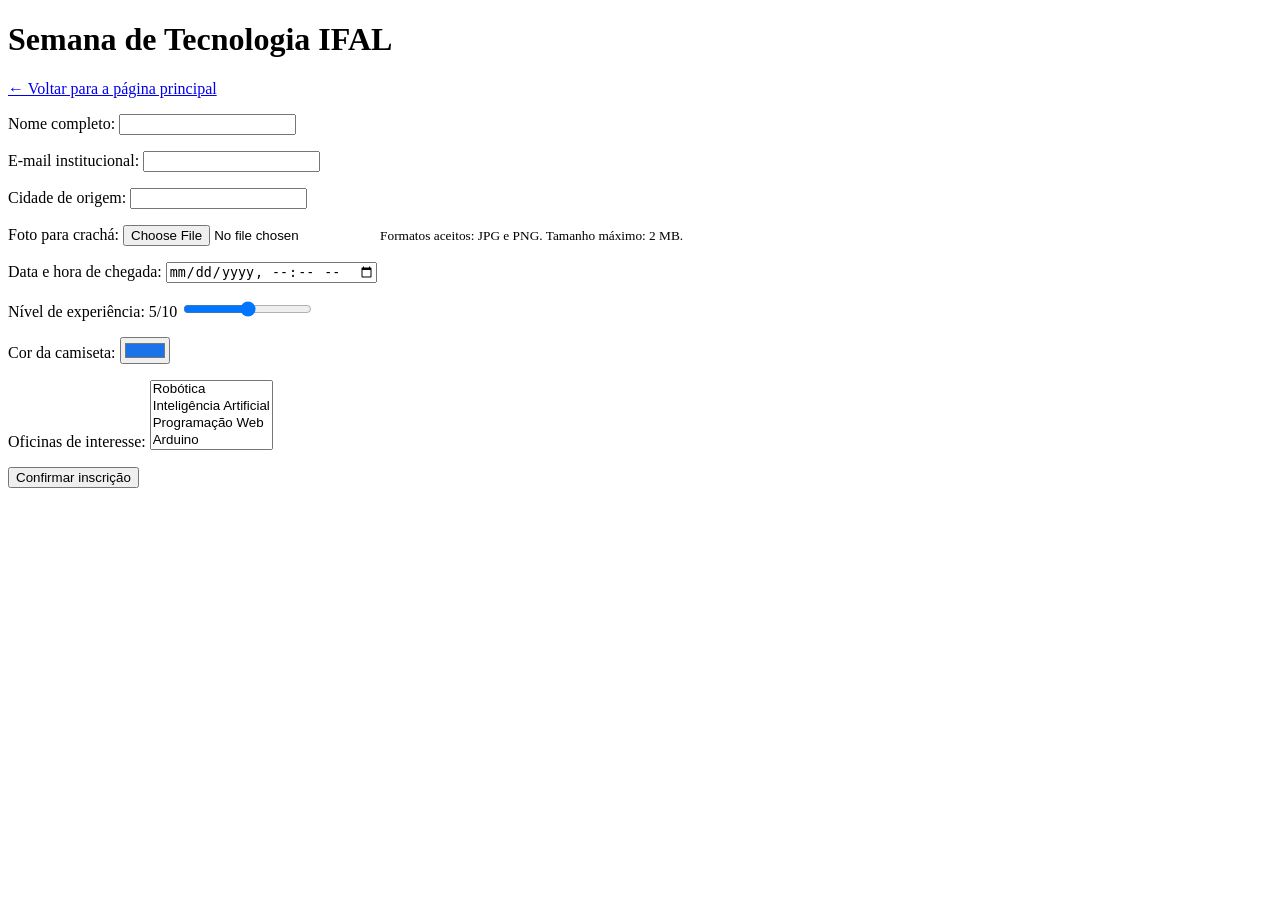
<file: cap05/at04.html>
<!DOCTYPE html>
<html lang="pt-BR">

<head>
  <meta charset="UTF-8" />
  <meta name="viewport" content="width=device-width, initial-scale=1.0" />

  <title>
    PWEB1 — Cap. 05 — AT04 — Inscrição em Evento
  </title>
</head>

<body>

  <header>

    <h1>Semana de Tecnologia IFAL</h1>

    <p>
      <a href="../index.html">
        ← Voltar para a página principal
      </a>
    </p>

  </header>

  <main>

    <form
      action="https://httpbin.org/post"
      method="post"
      enctype="multipart/form-data">

      <!-- Campo oculto -->
      <input
        type="hidden"
        name="edicao"
        value="2026">

      <!-- Nome -->
      <p>

        <label for="nome">
          Nome completo:
        </label>

        <input
          type="text"
          id="nome"
          name="nome"
          required>

      </p>

      <!-- Email -->
      <p>

        <label for="email">
          E-mail institucional:
        </label>

        <input
          type="email"
          id="email"
          name="email"
          required>

      </p>

      <!-- Cidade -->
      <p>

        <label for="cidade">
          Cidade de origem:
        </label>

        <input
          type="text"
          id="cidade"
          name="cidade"
          list="cidades">

        <datalist id="cidades">
          <option value="Maceió">
          <option value="Arapiraca">
          <option value="Rio Largo">
          <option value="Palmeira dos Índios">
          <option value="Maragogi">
          <option value="Penedo">
          <option value="União dos Palmares">
          <option value="Delmiro Gouveia">
        </datalist>

      </p>

      <!-- Upload -->
      <p>

        <label for="foto">
          Foto para crachá:
        </label>

        <input
          type="file"
          id="foto"
          name="foto"
          accept="image/jpeg,image/png"
          aria-describedby="info-foto">

        <small id="info-foto">
          Formatos aceitos: JPG e PNG. Tamanho máximo: 2 MB.
        </small>

      </p>

      <!-- Data -->
      <p>

        <label for="chegada">
          Data e hora de chegada:
        </label>

        <input
          type="datetime-local"
          id="chegada"
          name="chegada">

      </p>

      <!-- Range -->
      <p>

        <label for="experiencia">
          Nível de experiência:
          <span id="valor-experiencia">5</span>/10
        </label>

        <input
          type="range"
          id="experiencia"
          name="experiencia"
          min="0"
          max="10"
          step="1"
          value="5"
          oninput="document.getElementById('valor-experiencia').textContent = this.value">

      </p>

      <!-- Cor -->
      <p>

        <label for="cor_camiseta">
          Cor da camiseta:
        </label>

        <input
          type="color"
          id="cor_camiseta"
          name="cor_camiseta"
          value="#1a73e8">

      </p>

      <!-- Select múltiplo -->
      <p>

        <label for="oficinas">
          Oficinas de interesse:
        </label>

        <select
          id="oficinas"
          name="oficinas[]"
          multiple
          size="4"
          aria-describedby="info-oficinas">

          <option>Robótica</option>
          <option>Inteligência Artificial</option>
          <option>Programação Web</option>
          <option>Arduino</option>
          <option>Cybersegurança</option>

        </select>


      </p>

      <!-- Botão -->
      <button type="submit">
        Confirmar inscrição
      </button>

    </form>

  </main>

</body>

</html>
</file>
<file: style.css>
*{
    margin:0;
    padding:0;
    box-sizing:border-box;
}

body{
    font-family:Arial, Helvetica, sans-serif;
    background:#111;
    color:#f5f5f5;
    line-height:1.7;
}

main,
header,
footer{
    width:90%;
    max-width:1100px;
    margin:auto;
}

header{
    text-align:center;
    padding:40px 20px;
}

header h1{
    font-size:3rem;
    color:#bb86fc;
    margin-bottom:10px;
}

header h2{
    color:#d3b3ff;
    font-weight:normal;
    margin-bottom:20px;
}

header p{
    color:#cccccc;
}

hr{
    border:none;
    height:2px;
    background:#7b2cff;
    margin:35px 0;
}

section{
    background:#1b1b1b;
    padding:25px;
    margin:25px 0;
    border-radius:12px;
    box-shadow:0 0 12px rgba(123,44,255,.25);
}

section h2{
    color:#bb86fc;
    margin-bottom:15px;
    border-left:5px solid #7b2cff;
    padding-left:10px;
}

section h3{
    margin-top:15px;
    color:#d8b4ff;
}

section p{
    margin-top:10px;
}

img{
    display:block;
    margin:auto;
    width:220px;
    border-radius:50%;
    border:4px solid #7b2cff;
    box-shadow:0 0 20px rgba(123,44,255,.5);
}

ul{
    margin-left:25px;
    margin-top:15px;
}

li{
    margin:10px 0;
}

a{
    color:#c792ff;
    text-decoration:none;
    transition:.3s;
}

a:hover{
    color:#ffffff;
    text-decoration:underline;
}

nav ul{
    list-style:none;
    margin-left:0;
}

nav li{
    margin:12px 0;
}

nav a{
    display:block;
    background:#2a2a2a;
    padding:14px;
    border-left:5px solid #7b2cff;
    border-radius:8px;
    transition:.3s;
}

nav a:hover{
    background:#7b2cff;
    color:white;
    transform:translateX(8px);
}

footer{
    text-align:center;
    padding:35px 20px;
    color:#cfcfcf;
}

footer p{
    margin:8px 0;
}
@media(max-width:768px){

    header h1{
        font-size:2.2rem;
    }

    header h2{
        font-size:1.1rem;
    }

    section{
        padding:18px;
    }

    img{
        width:170px;
    }

}
</file>
<file: atividade-css01-sala/style.css>
body {

    background-color: #e8f0fe;

    font-family: Arial, sans-serif;

    color: #333;

    margin: 0;

}

header {

    text-align: center;

    background-color: #4285f4;

    color: white;

    padding: 20px;

}


h1 {

    font-size: 35px;

}

.formulario {

    background-color: white;

    width: 400px;

    margin: 30px auto;

    padding: 25px;

    border-radius: 15px;

    box-shadow: 2px 2px 10px gray;

}


label {

    display: block;

    margin-top: 15px;

}

.campo-texto {

    width: 95%;

    padding: 8px;

    margin-top: 5px;

    border: 1px solid gray;

    border-radius: 8px;

}

textarea {

    width: 95%;

    height: 80px;

    border-radius: 8px;

}

.opcoes {

    margin-top: 10px;

}

.botao-principal {

    margin-top: 20px;

    width: 100%;

    padding: 12px;

    background-color: #4285f4;

    color: white;

    border: none;

    border-radius: 10px;

    cursor: pointer;

    font-size: 16px;

}


.botao-principal:hover {

    background-color: #2c5fb8;

}

.rodape {

    text-align: center;

    background-color: #333;

    color: white;

    padding: 15px;

}

.termos {

    margin-top: 15px;

}
</file>
<file: cap7/style.css>
/* =====================================================================
   Reflexão:
   rem é baseado no tamanho da fonte raiz do documento e é indicado para
   tipografia consistente. em depende da fonte do próprio elemento e é útil
   para espaçamentos proporcionais. % acompanha o tamanho do elemento pai,
   sendo adequado para layouts flexíveis e responsivos.
   ===================================================================== */


/* ---------- Base ---------- */

body {
  font-family: Arial, Helvetica, sans-serif;
  margin: 0;
  color: #333;
  background-color: #f5f5f5;
}


/* ---------- Cabeçalho ---------- */

.cabecalho {
  background-color: #1565c0;
  padding: 2rem;
}


/* Agrupamento de seletores: regras semelhantes foram unidas */
h1,
h2,
h3 {
  margin: 0;
}


h1 {
  color: #ffffff;
  font-size: 2rem;
}


.subtitulo {
  color: #bbdefb;
  font-size: 1rem;
}


/* ---------- Menu ---------- */


/* Filho direto: somente a lista dentro do menu */
.menu > ul {
  list-style: none;
  padding: 0;
  margin: 1rem 0 0;
}


.menu li {
  display: inline-block;
  margin-right: 1.5rem;
}


/* 
   Descendente (espaço) seleciona qualquer nível abaixo.
   Filho direto (>) seleciona apenas o primeiro nível.
*/
.menu a {
  color: white;
  font-size: 1rem;
  text-decoration: none;
}


/* Hover nos links do menu */
.menu a:hover {
  text-decoration: underline;
}


/* marcador antes dos links */
.menu a::before {
  content: "› ";
}


/* ---------- Seções ---------- */

.secao {
  padding: 2rem;
  max-width: 60rem;
  width: 90%;
}


h2 {
  color: #1565c0;
  font-size: 1.5rem;
}


/* parágrafo logo depois de um h2 */
h2 + p {
  margin-top: 1.5rem;
}


h3 {
  color: #0d47a1;
  font-size: 1.25rem;
}


p {
  font-size: 1rem;
  line-height: 1.5rem;
}


.destaque {
  font-weight: bold;
  color: #b71c1c;
}


/* 
   Irmão geral (~):
   seleciona todos os parágrafos depois do destaque
   dentro da mesma seção.
*/
.destaque ~ p {
  background-color: #eeeeee;
}
/* ---------- Grade de trilhas ---------- */

.grade {
  width: 100%;
}


.cartao {
  display: inline-block;
  width: 28%;
  vertical-align: top;
  border: 1px solid #cccccc;
  background-color: #ffffff;
  padding: 1em;
  margin: 0.5em;
}


/* Zebra nos cartões */
.cartao:nth-child(odd) {
  background-color: #ffffff;
}


.cartao:nth-child(even) {
  background-color: #e3f2fd;
}


/* Todos os cartões, menos o último, recebem margem inferior */
.cartao:not(:last-child) {
  margin-bottom: 1em;
}


/* Botão */

.botao {
  display: inline-block;
  background-color: #1565c0;
  color: white;
  font-size: 1rem;
  text-decoration: none;
  padding: 0.5em 1em;
  margin-top: 0.5em;
}


/* Hover do botão */
.botao:hover {
  background-color: #0d47a1;
}


/*
  Especificidade:
  .botao possui especificidade menor que
  .cartao .botao, pois o segundo possui duas classes.
  Portanto, .cartao .botao vence o conflito.
*/

.cartao .botao {
  border-radius: 0.3em;
}



/* ---------- Lista de programação ---------- */

.lista-dias {
  font-size: 1rem;
  line-height: 1.75rem;
}


/* Filho direto: somente os primeiros níveis da lista */
.lista-dias > li {
  font-weight: bold;
}


/* Primeiro e último item */
.lista-dias > li:first-child {
  color: #1565c0;
}


.lista-dias > li:last-child {
  color: #b71c1c;
}



/* ---------- Formulário ---------- */

.formulario {
  max-width: 30rem;
}


label {
  display: block;
  font-size: 1rem;
  margin-top: 1em;
}


/* Agrupamento: input e textarea possuem regras iguais */
input,
textarea {
  display: block;
  width: 90%;
  font-size: 1rem;
  padding: 0.5em;
  margin-top: 0.25em;
  border: 1px solid #999999;
}


/* Campos obrigatórios visualmente */
label::after {
  content: " *";
  color: #b71c1c;
}


/* Seletor de atributo */
input[type="email"] {
  border: 2px solid #1565c0;
}


input[type="password"] {
  border: 2px solid #b71c1c;
}


/* Foco nos campos */
input:focus,
textarea:focus {
  outline: 2px solid #1565c0;
}


/* Botão do formulário */

button {
  font-size: 1rem;
  color: white;
  background-color: #1565c0;
  padding: 0.5em 1.5em;
  margin-top: 1em;
  border: 0;
}


button:hover {
  background-color: #0d47a1;
}



/* ---------- Rodapé ---------- */

.rodape {
  background-color: #263238;
  color: #cfd8dc;
  padding: 1.5rem;
  font-size: 0.875rem;
}
</file>
